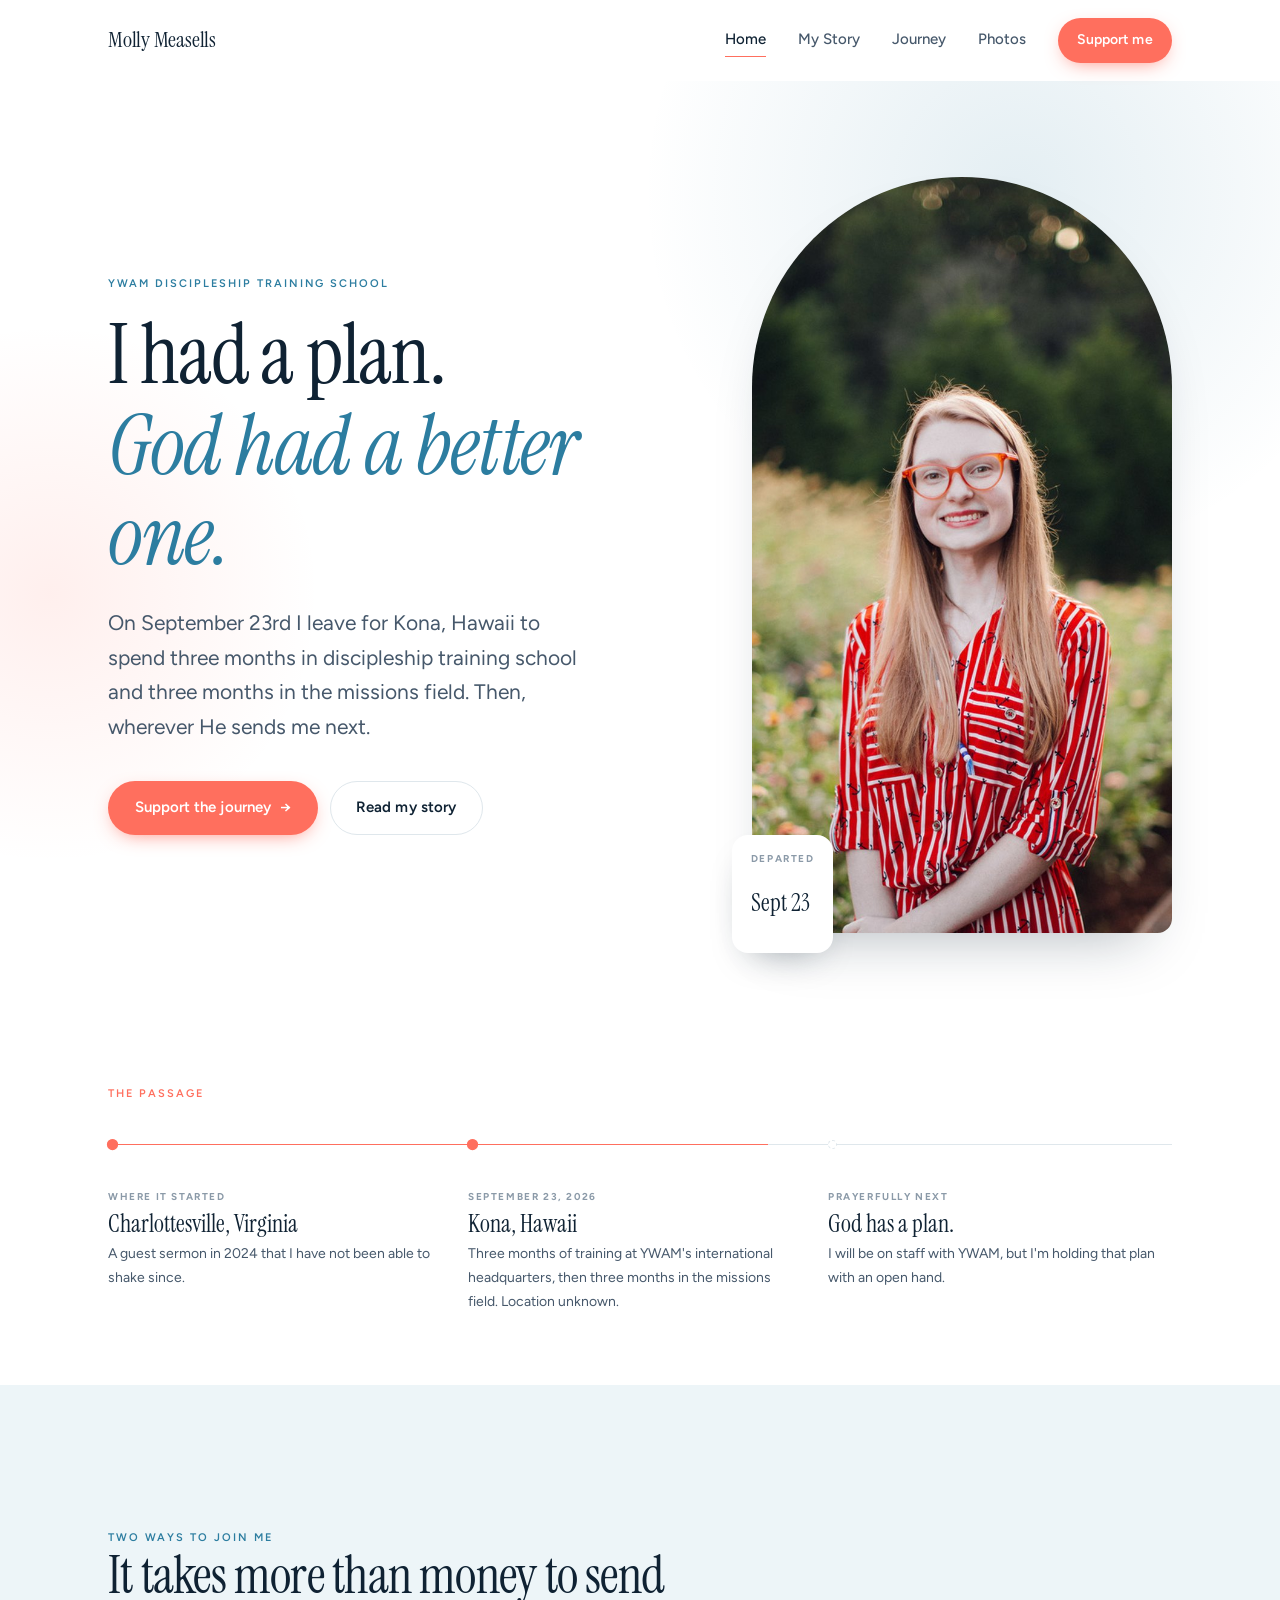
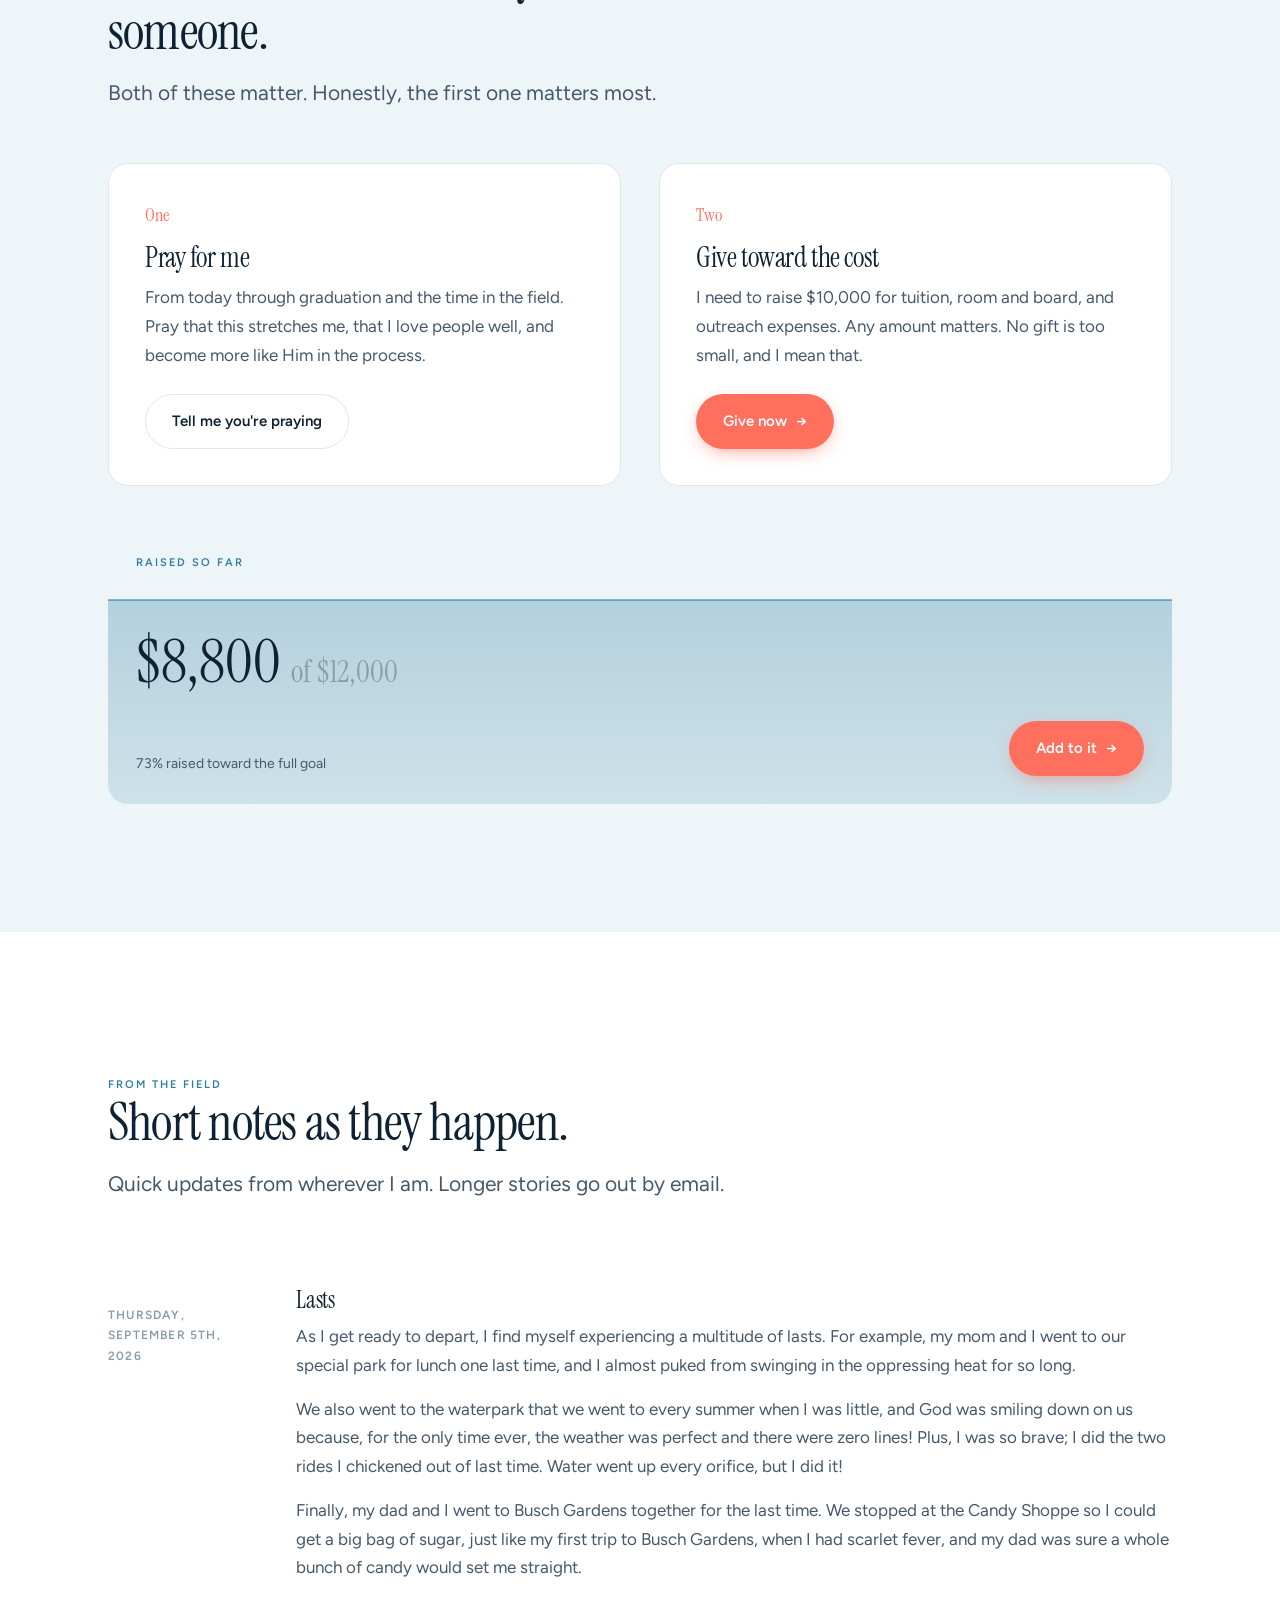
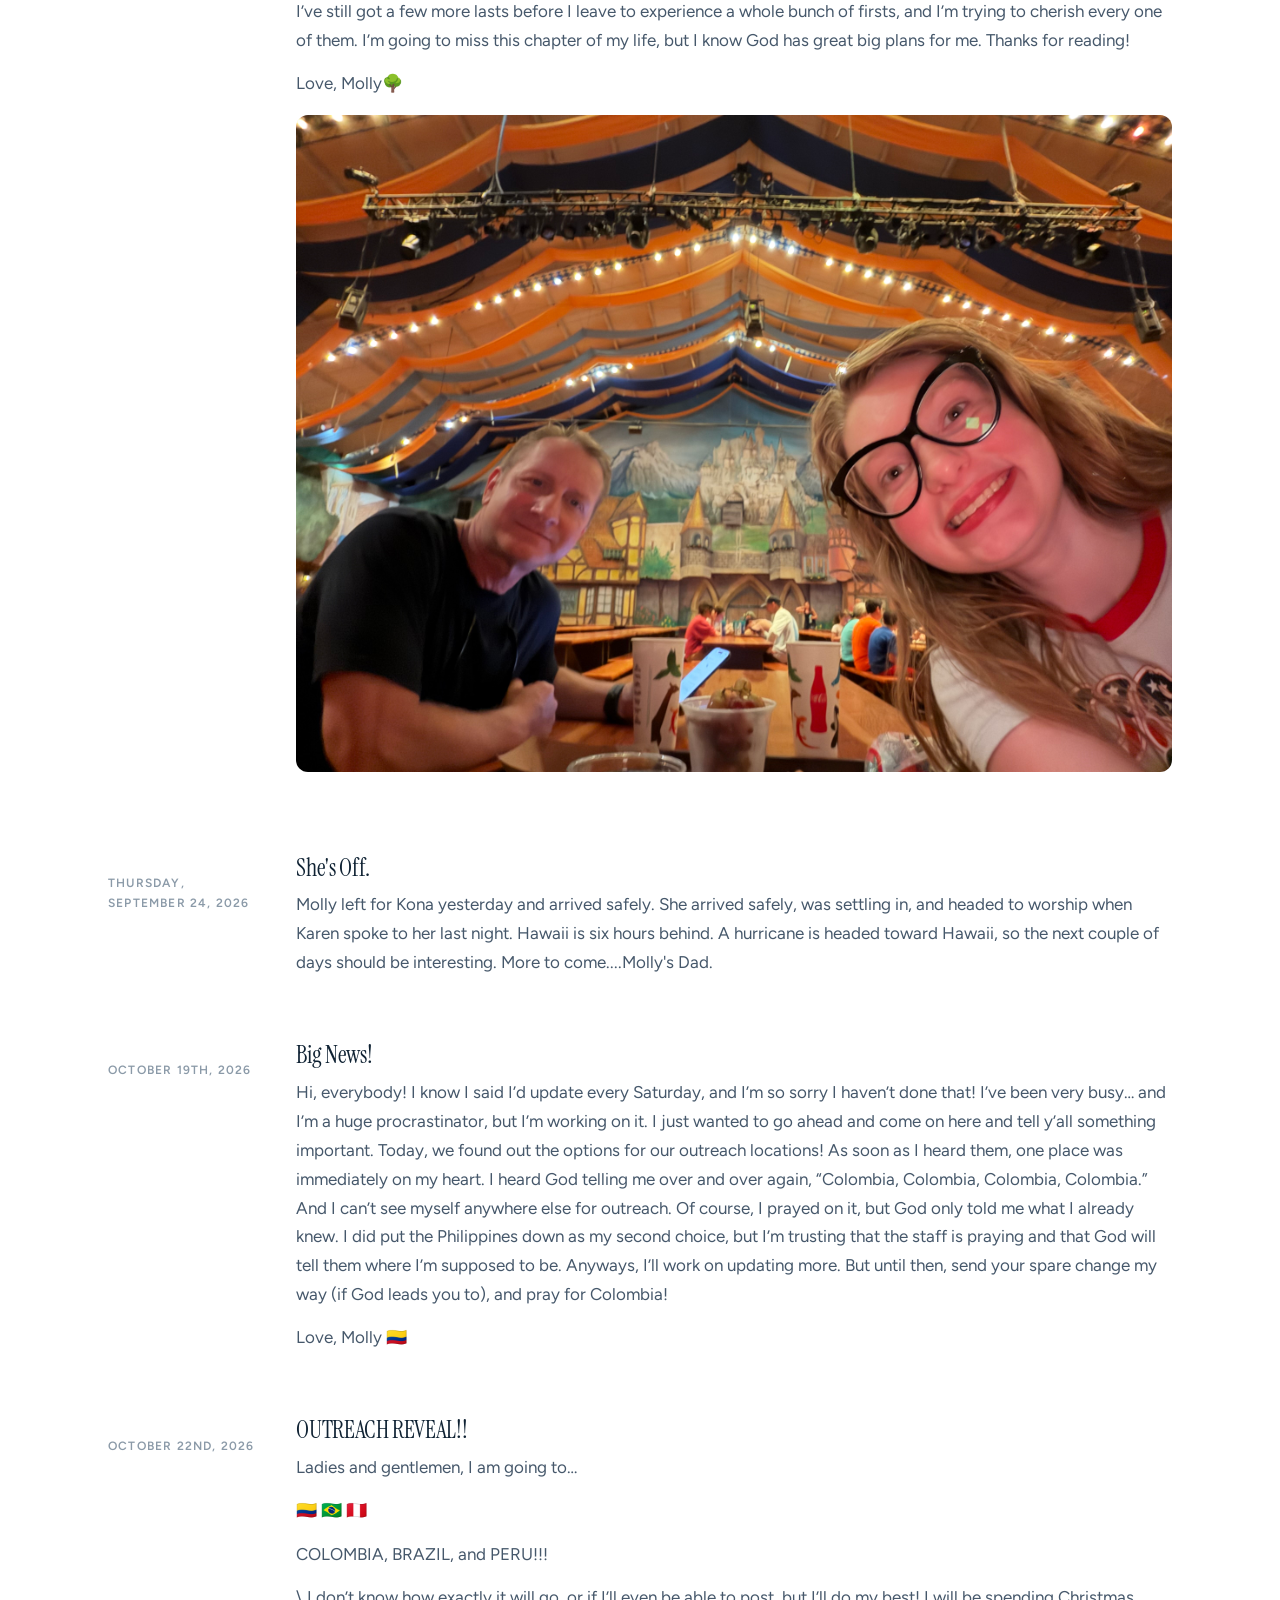
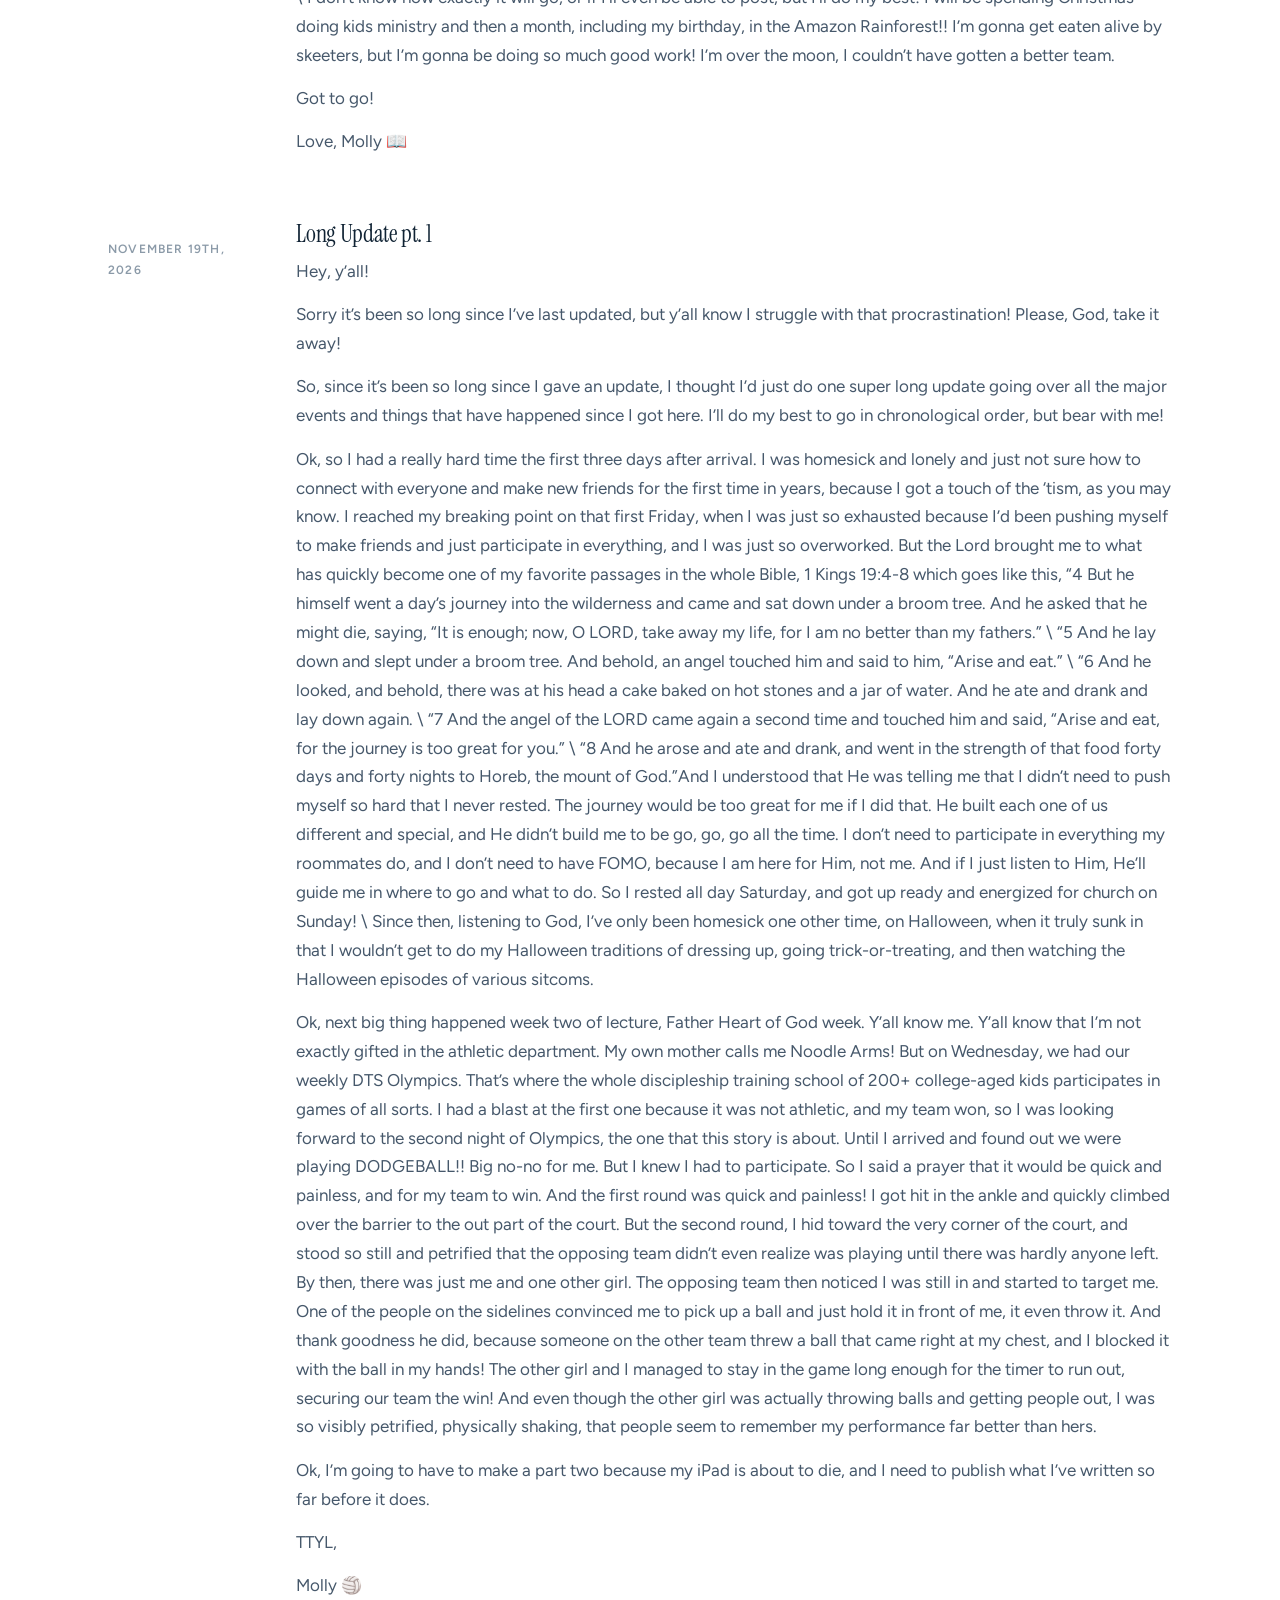
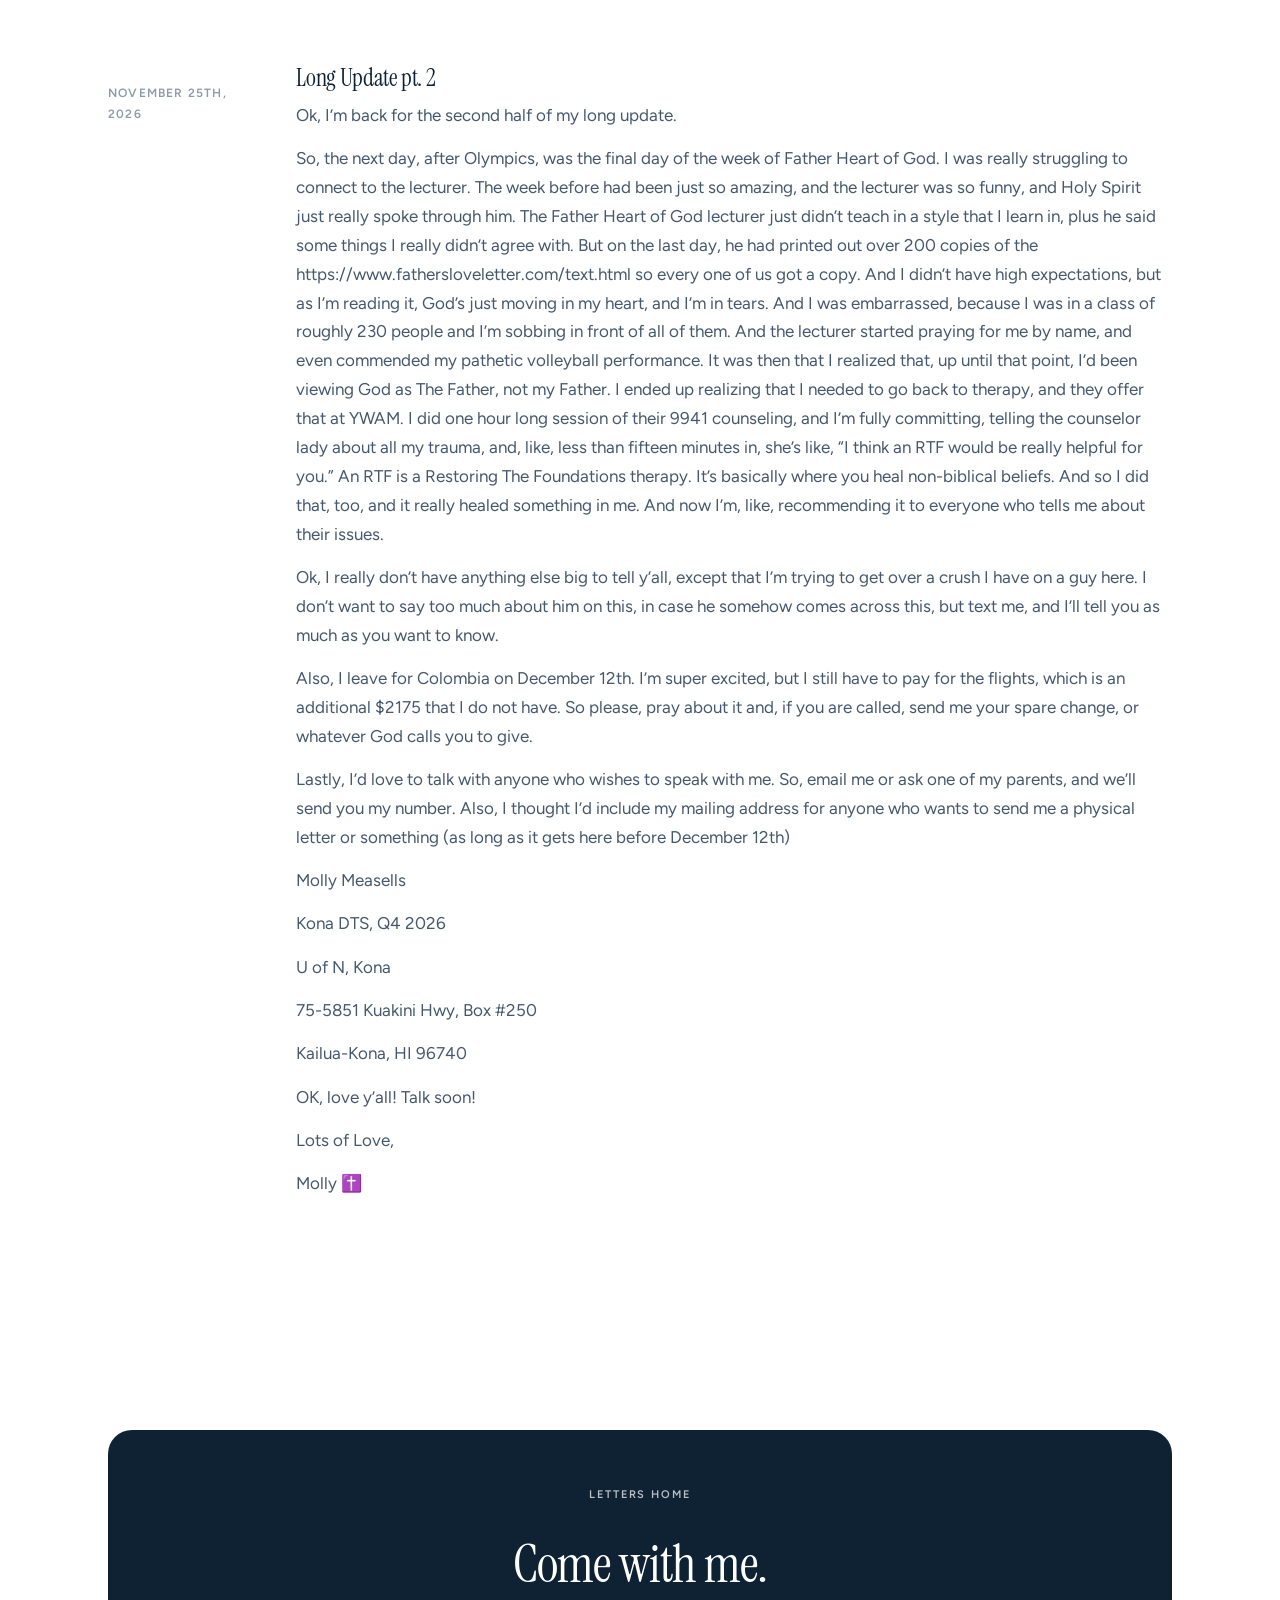
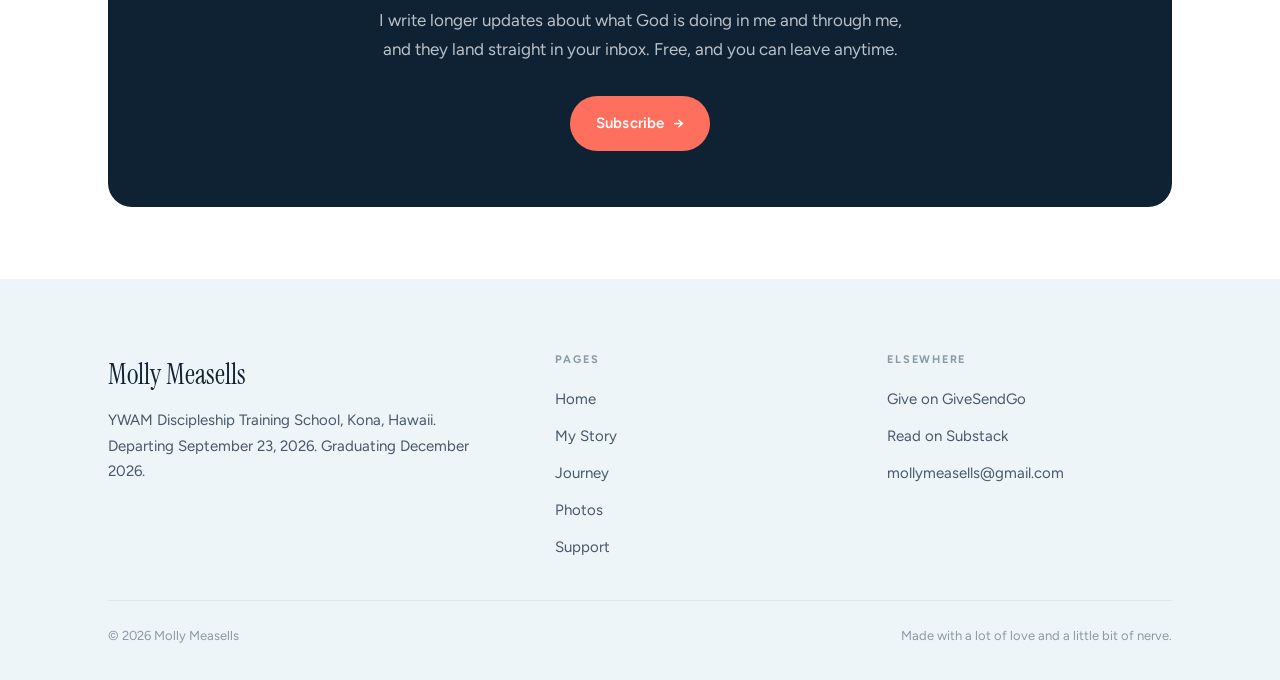
<file: index.html>
<!DOCTYPE html>
<html lang="en">
<head>
<meta charset="utf-8">
<meta name="viewport" content="width=device-width, initial-scale=1">
<title>Molly Measells | Send to the Mission Field</title>
<meta name="description" content="I had a plan. God had a better one. Follow Molly Measells as she heads to YWAM Discipleship Training School in Kona, Hawaii.">
<meta property="og:title" content="Molly Measells | Send to the Mission Field">
<meta property="og:description" content="I had a plan. God had a better one.">
<meta property="og:image" content="/assets/img/molly.jpg">
<meta property="og:type" content="website">
<link rel="preconnect" href="https://fonts.googleapis.com">
<link rel="preconnect" href="https://fonts.gstatic.com" crossorigin>
<link href="https://fonts.googleapis.com/css2?family=Instrument+Serif:ital@0;1&family=Figtree:wght@400;500;600;700&display=swap" rel="stylesheet">
<script>document.documentElement.classList.add("js");</script>
<link rel="stylesheet" href="/assets/css/style.css">
</head>
<body>

<nav class="nav">
  <div class="nav__in">
    <a class="nav__mark" href="/">Molly Measells</a>
    <button class="nav__toggle" aria-label="Menu" aria-expanded="false">
      <svg width="22" height="22" viewBox="0 0 24 24" fill="none" stroke="currentColor" stroke-width="1.6" stroke-linecap="round"><path d="M3 6h18M3 12h18M3 18h18"/></svg>
    </button>
    <div class="nav__links">
      <a class="nav__link" href="/" aria-current="page">Home</a>
      <a class="nav__link" href="/story.html">My Story</a>
      <a class="nav__link" href="/journey.html">Journey</a>
      <a class="nav__link" href="/photos.html">Photos</a>
      <a class="btn btn--coral btn--sm" data-give href="https://www.givesendgo.com/molly-measells-is-headed-to-the-mission-?utm_source=share">Support me</a>
    </div>
  </div>
</nav>

<header class="hero">
  <div class="hero__glow"></div>
  <div class="hero__glow hero__glow--2"></div>
  <div class="wrap">
    <div class="hero__grid">
      <div>
        <p class="eyebrow">YWAM Discipleship Training School</p>
        <h1 class="hero__title">I had a plan.<em>God had a better one.</em></h1>
        <p class="lede hero__lede">
          On September 23rd I leave for Kona, Hawaii to spend three months in
          discipleship training school and three months in the missions field.
          Then, wherever He sends me next.
        </p>
        <div class="hero__cta">
          <a class="btn btn--coral" data-give href="https://www.givesendgo.com/molly-measells-is-headed-to-the-mission-?utm_source=share">
            Support the journey <span class="btn__arrow">&rarr;</span>
          </a>
          <a class="btn btn--ghost" href="/story.html">Read my story</a>
        </div>
      </div>
      <div class="hero__frame">
        <img class="hero__photo" src="/assets/img/molly.jpg" alt="Molly Measells" width="572" height="756">
        <div class="hero__badge">
          <p class="hero__badge-k">Departed</p>
          <p class="hero__badge-v">Sept 23</p>
        </div>
      </div>
    </div>
  </div>
</header>

<section class="band band--tight">
  <div class="wrap passage">
    <p class="eyebrow eyebrow--coral rise">The passage</p>
    <div class="passage__rail rise">
      <div class="passage__line"></div>
      <div class="passage__fill"></div>
      <div class="passage__stops">
        <div class="passage__stop">
          <span class="passage__dot"></span>
          <p class="passage__k">Where it started</p>
          <p class="passage__place">Charlottesville, Virginia</p>
          <p class="passage__note">A guest sermon in 2024 that I have not been able to shake since.</p>
        </div>
        <div class="passage__stop">
          <span class="passage__dot"></span>
          <p class="passage__k">September 23, 2026</p>
          <p class="passage__place">Kona, Hawaii</p>
          <p class="passage__note">Three months of training at YWAM's international headquarters, then three months in the missions field. Location unknown.</p>
        </div>
        <div class="passage__stop">
          <span class="passage__dot"></span>
          <p class="passage__k">Prayerfully next</p>
          <p class="passage__place">God has a plan.</p>
          <p class="passage__note">I will be on staff with YWAM, but I'm holding that plan with an open hand.</p>
        </div>
      </div>
    </div>
  </div>
</section>

<section class="band band--foam">
  <div class="wrap">
    <div class="head rise">
      <p class="eyebrow">Two ways to join me</p>
      <h2>It takes more than money to send someone.</h2>
      <p class="lede">Both of these matter. Honestly, the first one matters most.</p>
    </div>
    <div class="ways">
      <div class="way rise">
        <span class="way__n">One</span>
        <h3>Pray for me</h3>
        <p>
          From today through graduation and the time in the field. Pray that this
          stretches me, that I love people well, and become more like Him in the
          process.
        </p>
        <a class="btn btn--ghost" data-email href="mailto:hello@mollymeasells.com?subject=I'm praying for you">
          Tell me you're praying
        </a>
      </div>
      <div class="way rise">
        <span class="way__n">Two</span>
        <h3>Give toward the cost</h3>
        <p>
          I need to raise $10,000 for tuition, room and board, and outreach
          expenses. Any amount matters. No gift is too small, and I mean that.
        </p>
        <a class="btn btn--coral" data-give href="https://www.givesendgo.com/molly-measells-is-headed-to-the-mission-?utm_source=share">
          Give now <span class="btn__arrow">&rarr;</span>
        </a>
      </div>
    </div>

    <div class="tide rise" style="margin-top: clamp(1.5rem, 4vw, 2.5rem);">
      <div class="tide__water"></div>
      <div class="tide__in">
        <div>
          <p class="eyebrow" style="margin-bottom:.5rem;">Raised so far</p>
          <p class="tide__num" data-tide-raised>$0 <span>of $10,000</span></p>
          <p class="tide__meta" data-tide-meta>Every gift moves this line.</p>
        </div>
        <a class="btn btn--coral" data-give href="https://www.givesendgo.com/molly-measells-is-headed-to-the-mission-?utm_source=share">
          Add to it <span class="btn__arrow">&rarr;</span>
        </a>
      </div>
    </div>
  </div>
</section>

<section class="band">
  <div class="wrap">
    <div class="head rise">
      <p class="eyebrow">From the field</p>
      <h2>Short notes as they happen.</h2>
      <p class="lede">Quick updates from wherever I am. Longer stories go out by email.</p>
    </div>
    <div data-notes>
      <div class="empty rise">
        <h3>Nothing posted yet</h3>
        <p>New notes go up here as they happen. Subscribe below so you do not miss the first one.</p>
      </div>
    </div>
  </div>
</section>

<section class="band band--tight">
  <div class="wrap">
    <div class="sub rise">
      <p class="eyebrow eyebrow--coral">Letters home</p>
      <h2>Come with me.</h2>
      <p>
        I write longer updates about what God is doing in me and through me,
        and they land straight in your inbox. Free, and you can leave anytime.
      </p>
      <a class="btn btn--coral" data-substack href="#" target="_blank" rel="noopener">
        Subscribe <span class="btn__arrow">&rarr;</span>
      </a>
    </div>
  </div>
</section>

<footer class="foot">
  <div class="wrap">
    <div class="foot__grid">
      <div>
        <p class="foot__mark">Molly Measells</p>
        <p class="foot__blurb">
          YWAM Discipleship Training School, Kona, Hawaii.
          Departing September 23, 2026. Graduating December 2026.
        </p>
      </div>
      <div>
        <p class="foot__h">Pages</p>
        <ul class="foot__list">
          <li><a href="/">Home</a></li>
          <li><a href="/story.html">My Story</a></li>
          <li><a href="/journey.html">Journey</a></li>
          <li><a href="/photos.html">Photos</a></li>
          <li><a href="/support.html">Support</a></li>
        </ul>
      </div>
      <div>
        <p class="foot__h">Elsewhere</p>
        <ul class="foot__list">
          <li><a data-give href="https://www.givesendgo.com/molly-measells-is-headed-to-the-mission-?utm_source=share">Give on GiveSendGo</a></li>
          <li><a data-substack href="#" target="_blank" rel="noopener">Read on Substack</a></li>
          <li><a data-email="text" href="mailto:hello@mollymeasells.com">hello@mollymeasells.com</a></li>
        </ul>
      </div>
    </div>
    <div class="foot__bar">
      <span>&copy; <span data-year>2026</span> Molly Measells</span>
      <span>Made with a lot of love and a little bit of nerve.</span>
    </div>
  </div>
</footer>

<script src="https://identity.netlify.com/v1/netlify-identity-widget.js"></script>
<script src="/assets/js/main.js"></script>
</body>
</html>
</file>
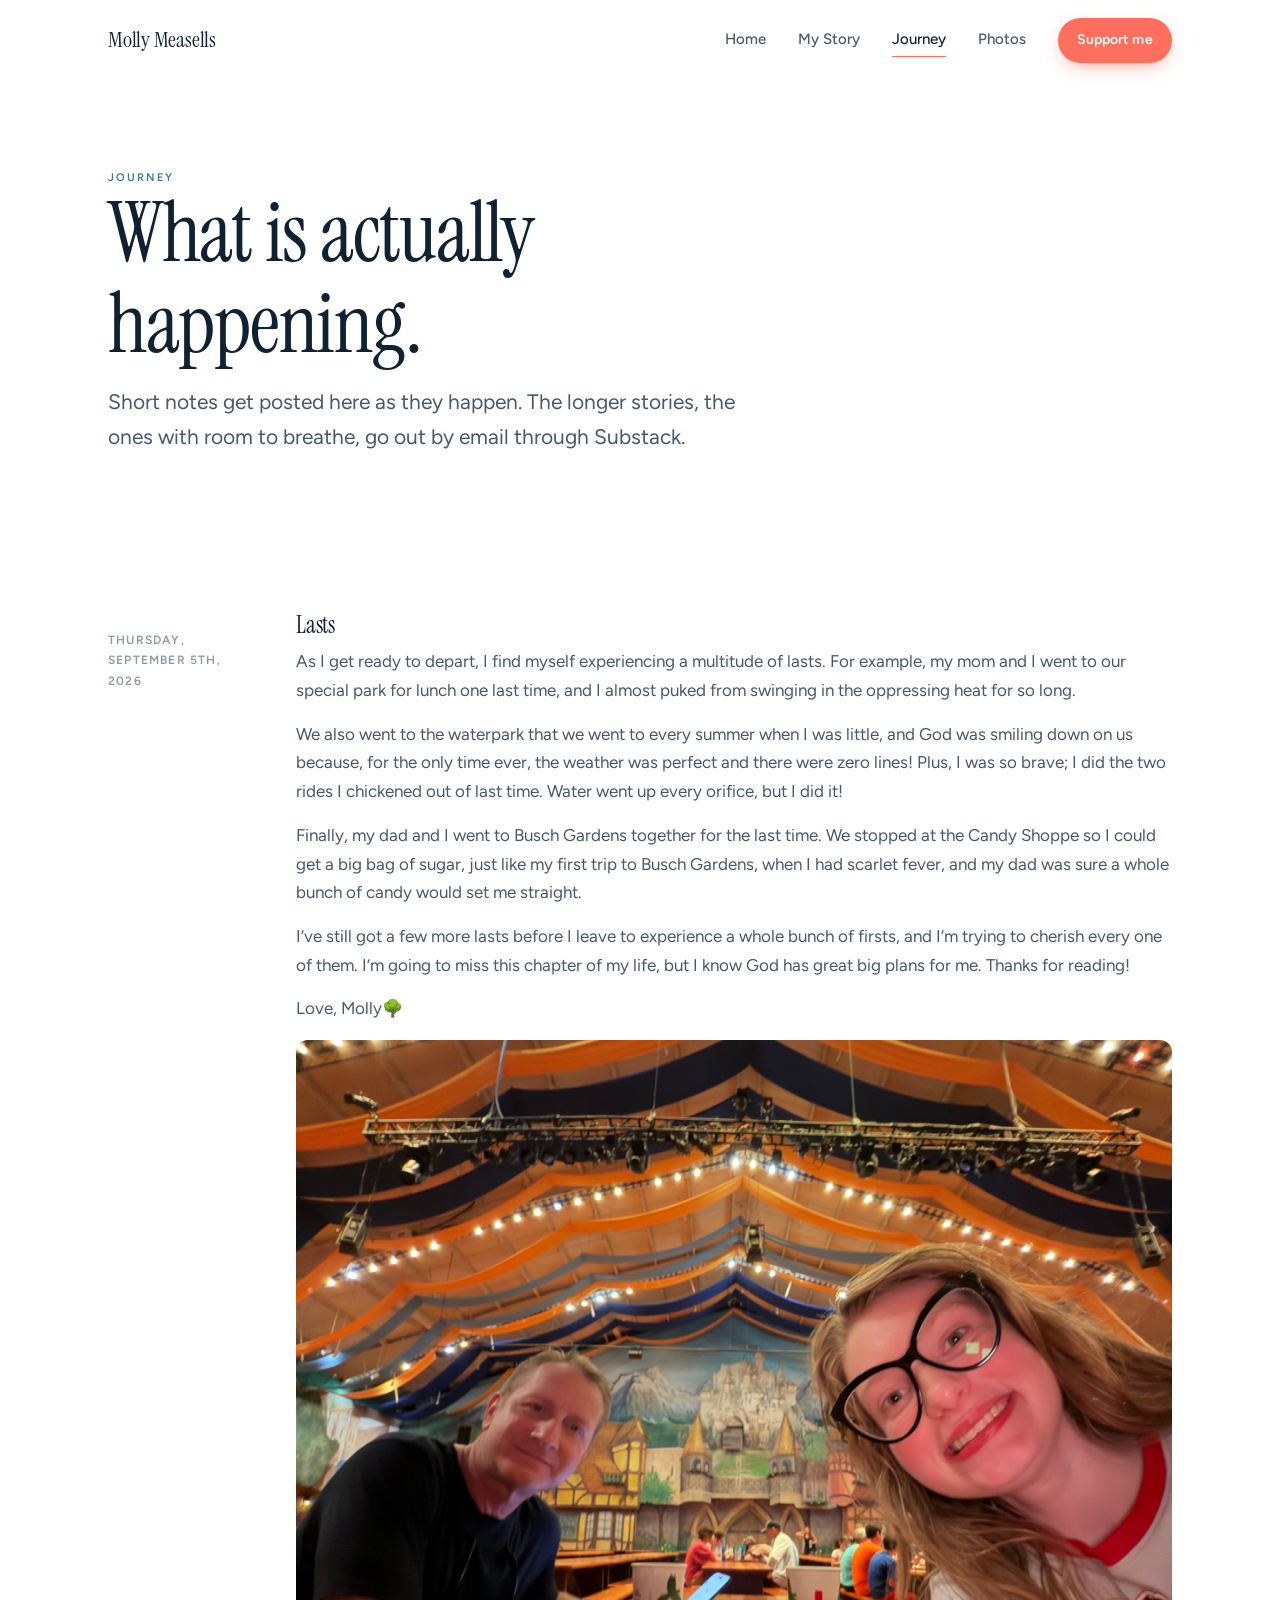
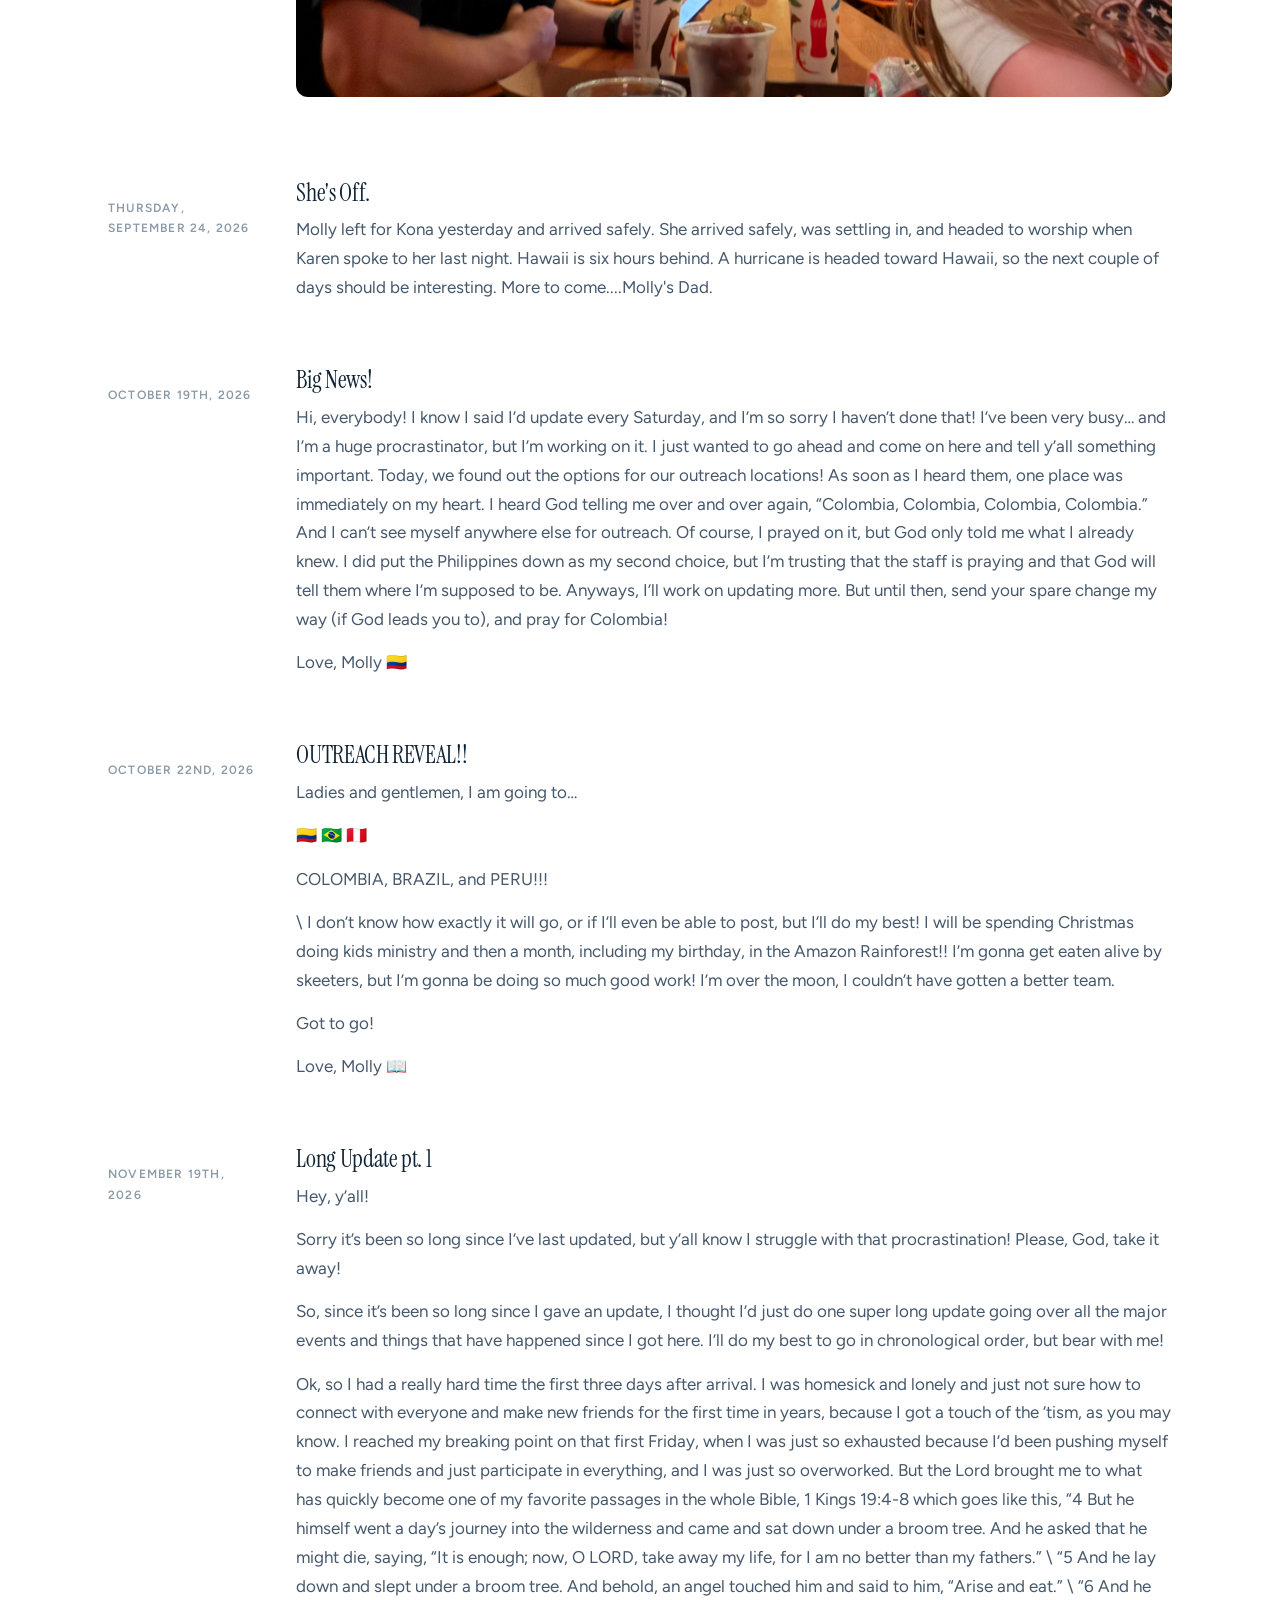
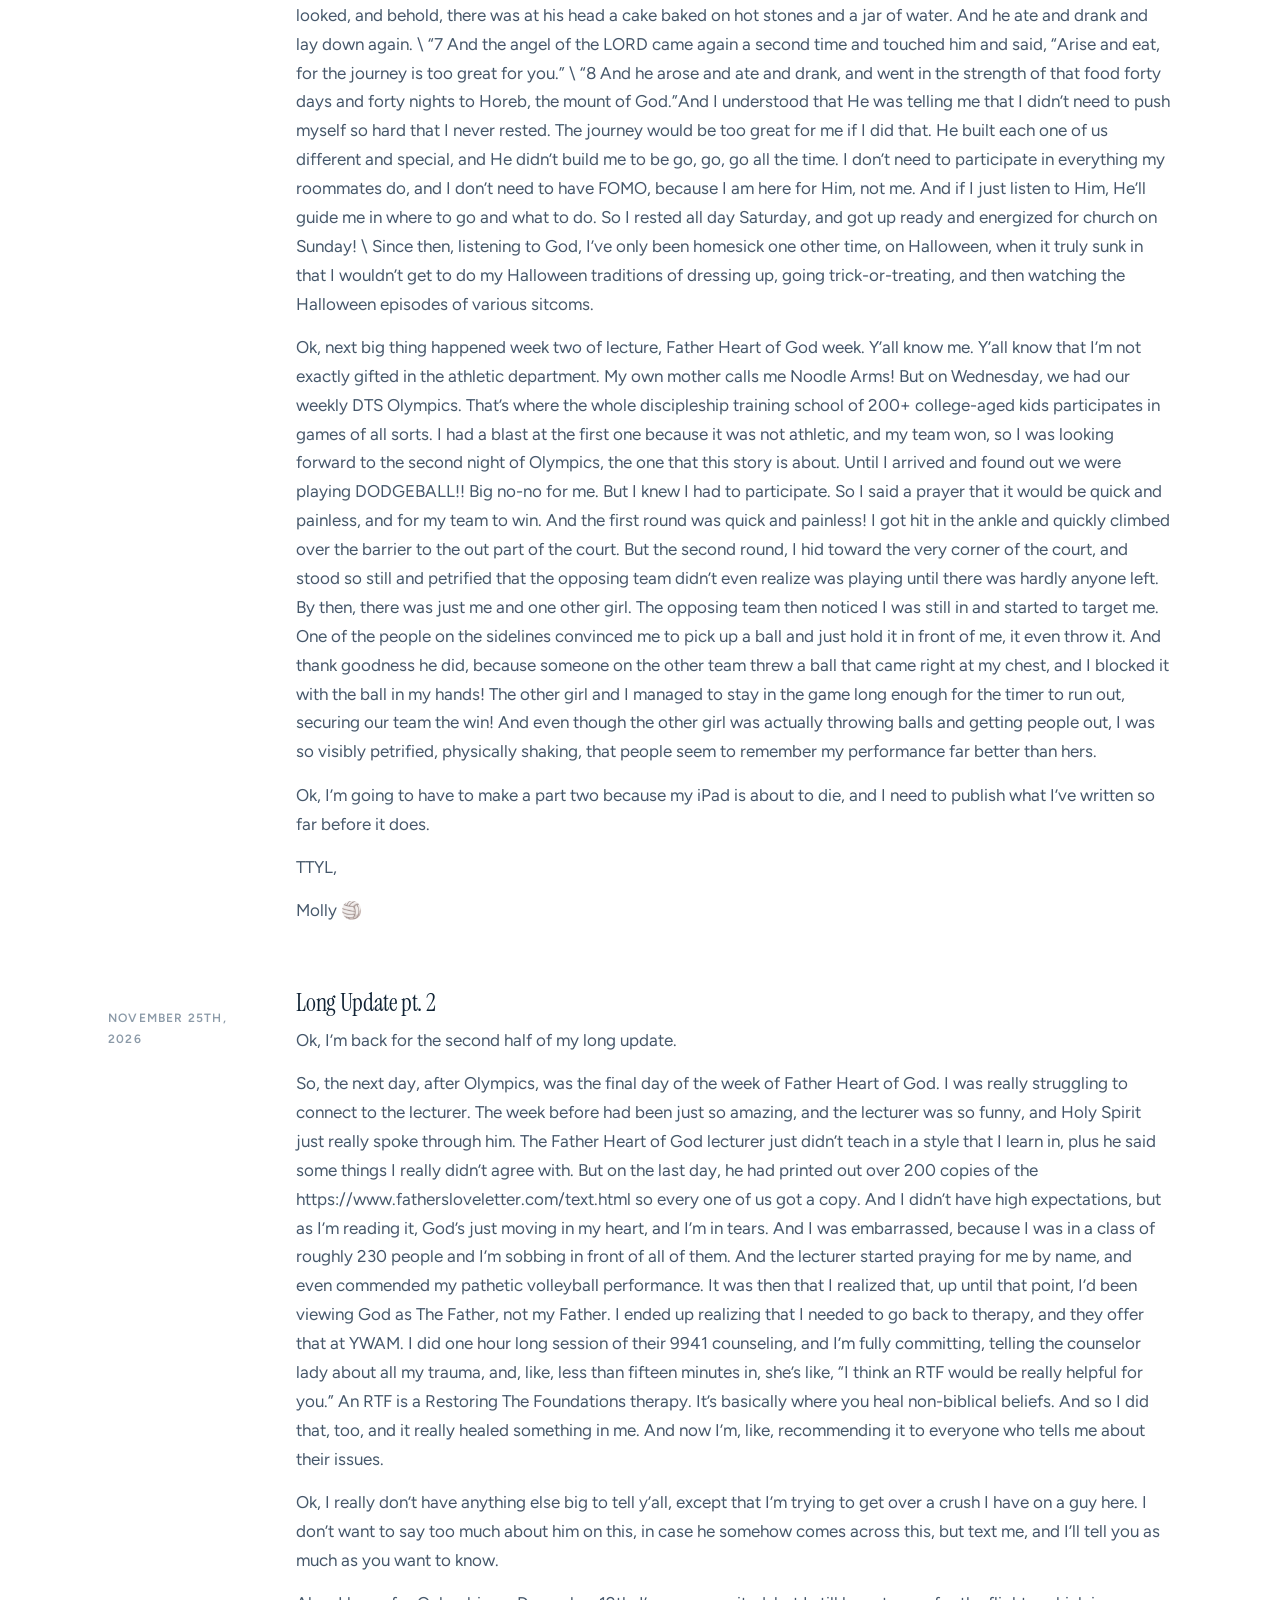
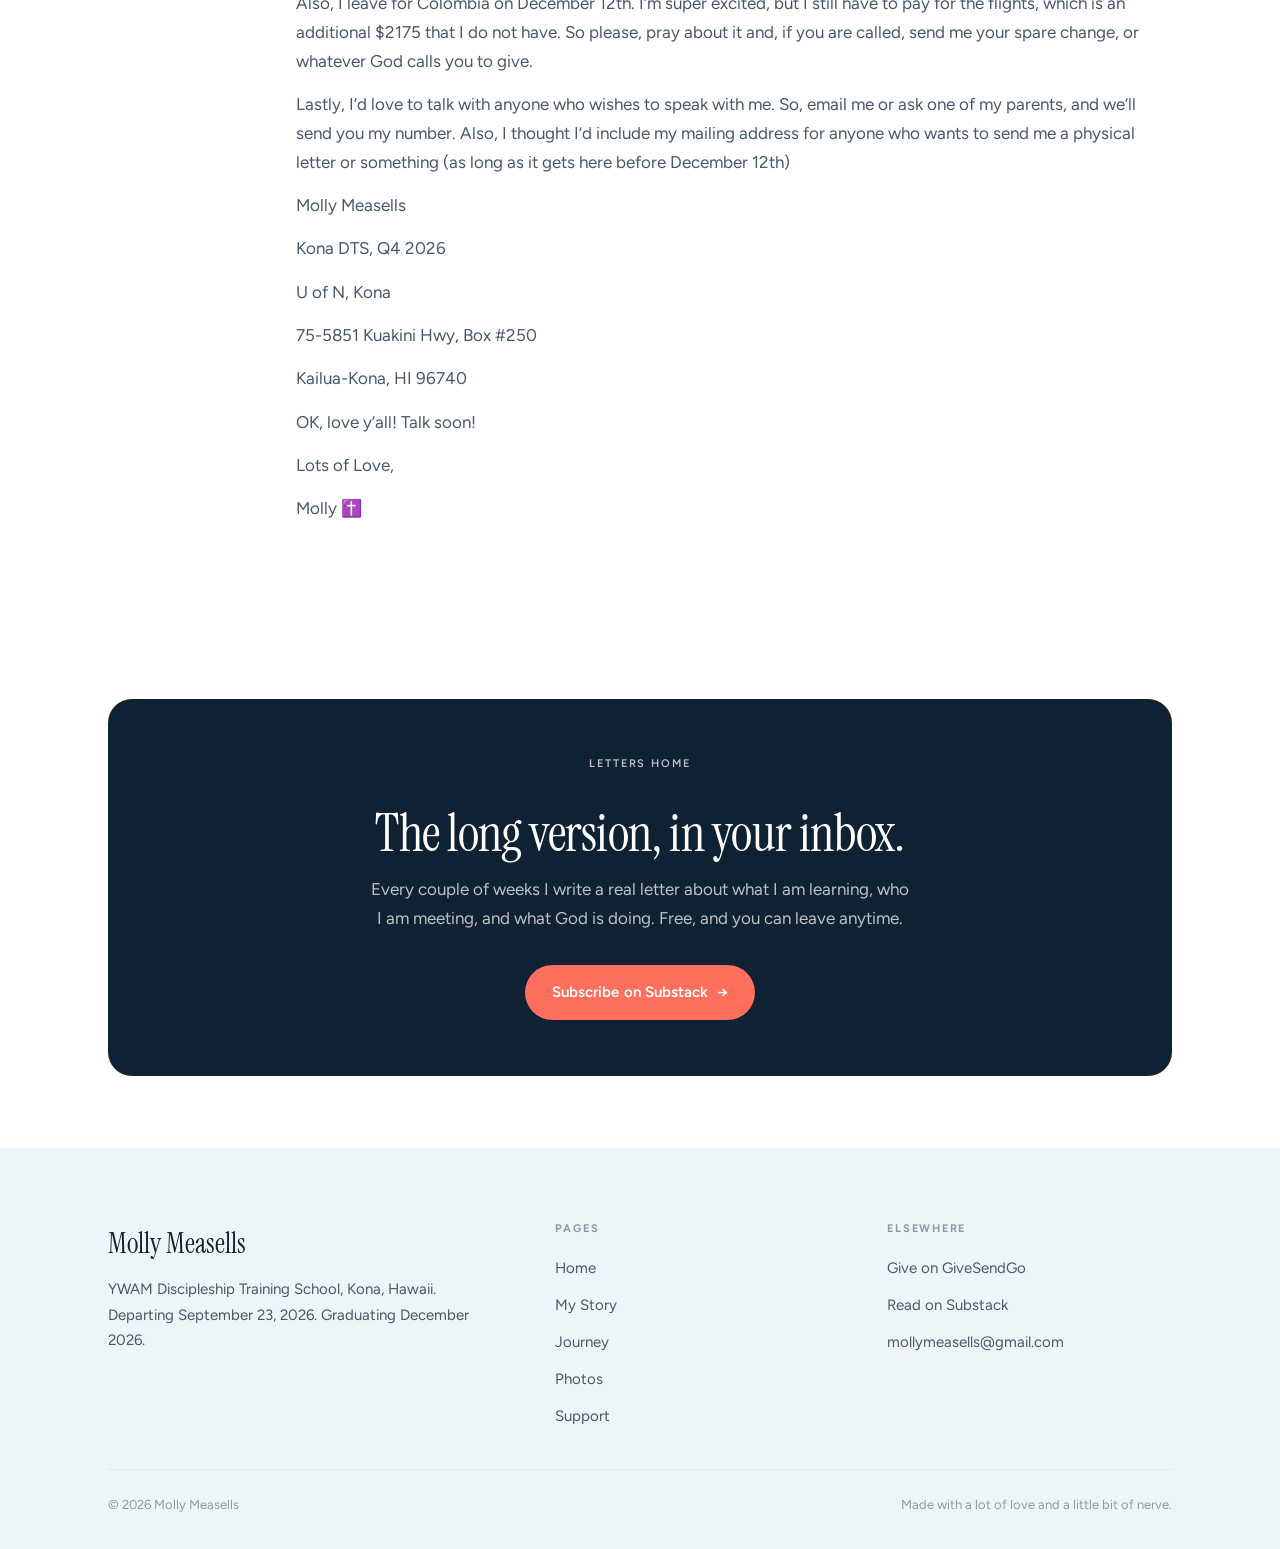
<file: journey.html>
<!DOCTYPE html>
<html lang="en">
<head>
<meta charset="utf-8">
<meta name="viewport" content="width=device-width, initial-scale=1">
<title>Journey — Molly Measells</title>
<meta name="description" content="Field notes and letters home from Molly Measells at YWAM Kona.">
<meta property="og:title" content="Journey — Molly Measells">
<meta property="og:image" content="/assets/img/molly.jpg">
<link rel="preconnect" href="https://fonts.googleapis.com">
<link rel="preconnect" href="https://fonts.gstatic.com" crossorigin>
<link href="https://fonts.googleapis.com/css2?family=Instrument+Serif:ital@0;1&family=Figtree:wght@400;500;600;700&display=swap" rel="stylesheet">
<script>document.documentElement.classList.add("js");</script>
<link rel="stylesheet" href="/assets/css/style.css">
</head>
<body>

<nav class="nav">
  <div class="nav__in">
    <a class="nav__mark" href="/">Molly Measells</a>
    <button class="nav__toggle" aria-label="Menu" aria-expanded="false">
      <svg width="22" height="22" viewBox="0 0 24 24" fill="none" stroke="currentColor" stroke-width="1.6" stroke-linecap="round"><path d="M3 6h18M3 12h18M3 18h18"/></svg>
    </button>
    <div class="nav__links">
      <a class="nav__link" href="/">Home</a>
      <a class="nav__link" href="/story.html">My Story</a>
      <a class="nav__link" href="/journey.html" aria-current="page">Journey</a>
      <a class="nav__link" href="/photos.html">Photos</a>
      <a class="btn btn--coral btn--sm" data-give href="https://www.givesendgo.com/molly-measells-is-headed-to-the-mission-?utm_source=share">Support me</a>
    </div>
  </div>
</nav>

<header class="band band--tight">
  <div class="wrap">
    <div class="head rise">
      <p class="eyebrow">Journey</p>
      <h1>What is actually happening.</h1>
      <p class="lede">
        Short notes get posted here as they happen. The longer stories, the ones with
        room to breathe, go out by email through Substack.
      </p>
    </div>
  </div>
</header>

<section class="band band--tight" style="padding-top:0;">
  <div class="wrap">
    <div data-notes>
      <div class="empty rise">
        <h3>Nothing posted yet</h3>
        <p>
          New notes go up here as they happen.
          Subscribe below so you do not miss the first one.
        </p>
      </div>
    </div>
  </div>
</section>

<section class="band band--tight">
  <div class="wrap">
    <div class="sub rise">
      <p class="eyebrow eyebrow--coral">Letters home</p>
      <h2>The long version, in your inbox.</h2>
      <p>
        Every couple of weeks I write a real letter about what I am learning, who I am
        meeting, and what God is doing. Free, and you can leave anytime.
      </p>
      <a class="btn btn--coral" data-substack href="#" target="_blank" rel="noopener">
        Subscribe on Substack <span class="btn__arrow">&rarr;</span>
      </a>
    </div>
  </div>
</section>

<footer class="foot">
  <div class="wrap">
    <div class="foot__grid">
      <div>
        <p class="foot__mark">Molly Measells</p>
        <p class="foot__blurb">
          YWAM Discipleship Training School, Kona, Hawaii.
          Departing September 23, 2026. Graduating December 2026.
        </p>
      </div>
      <div>
        <p class="foot__h">Pages</p>
        <ul class="foot__list">
          <li><a href="/">Home</a></li>
          <li><a href="/story.html">My Story</a></li>
          <li><a href="/journey.html">Journey</a></li>
          <li><a href="/photos.html">Photos</a></li>
          <li><a href="/support.html">Support</a></li>
        </ul>
      </div>
      <div>
        <p class="foot__h">Elsewhere</p>
        <ul class="foot__list">
          <li><a data-give href="https://www.givesendgo.com/molly-measells-is-headed-to-the-mission-?utm_source=share">Give on GiveSendGo</a></li>
          <li><a data-substack href="#" target="_blank" rel="noopener">Read on Substack</a></li>
          <li><a data-email="text" href="mailto:hello@mollymeasells.com">hello@mollymeasells.com</a></li>
        </ul>
      </div>
    </div>
    <div class="foot__bar">
      <span>&copy; <span data-year>2026</span> Molly Measells</span>
      <span>Made with a lot of love and a little bit of nerve.</span>
    </div>
  </div>
</footer>

<script src="https://identity.netlify.com/v1/netlify-identity-widget.js"></script>
<script src="/assets/js/main.js"></script>
</body>
</html>
</file>
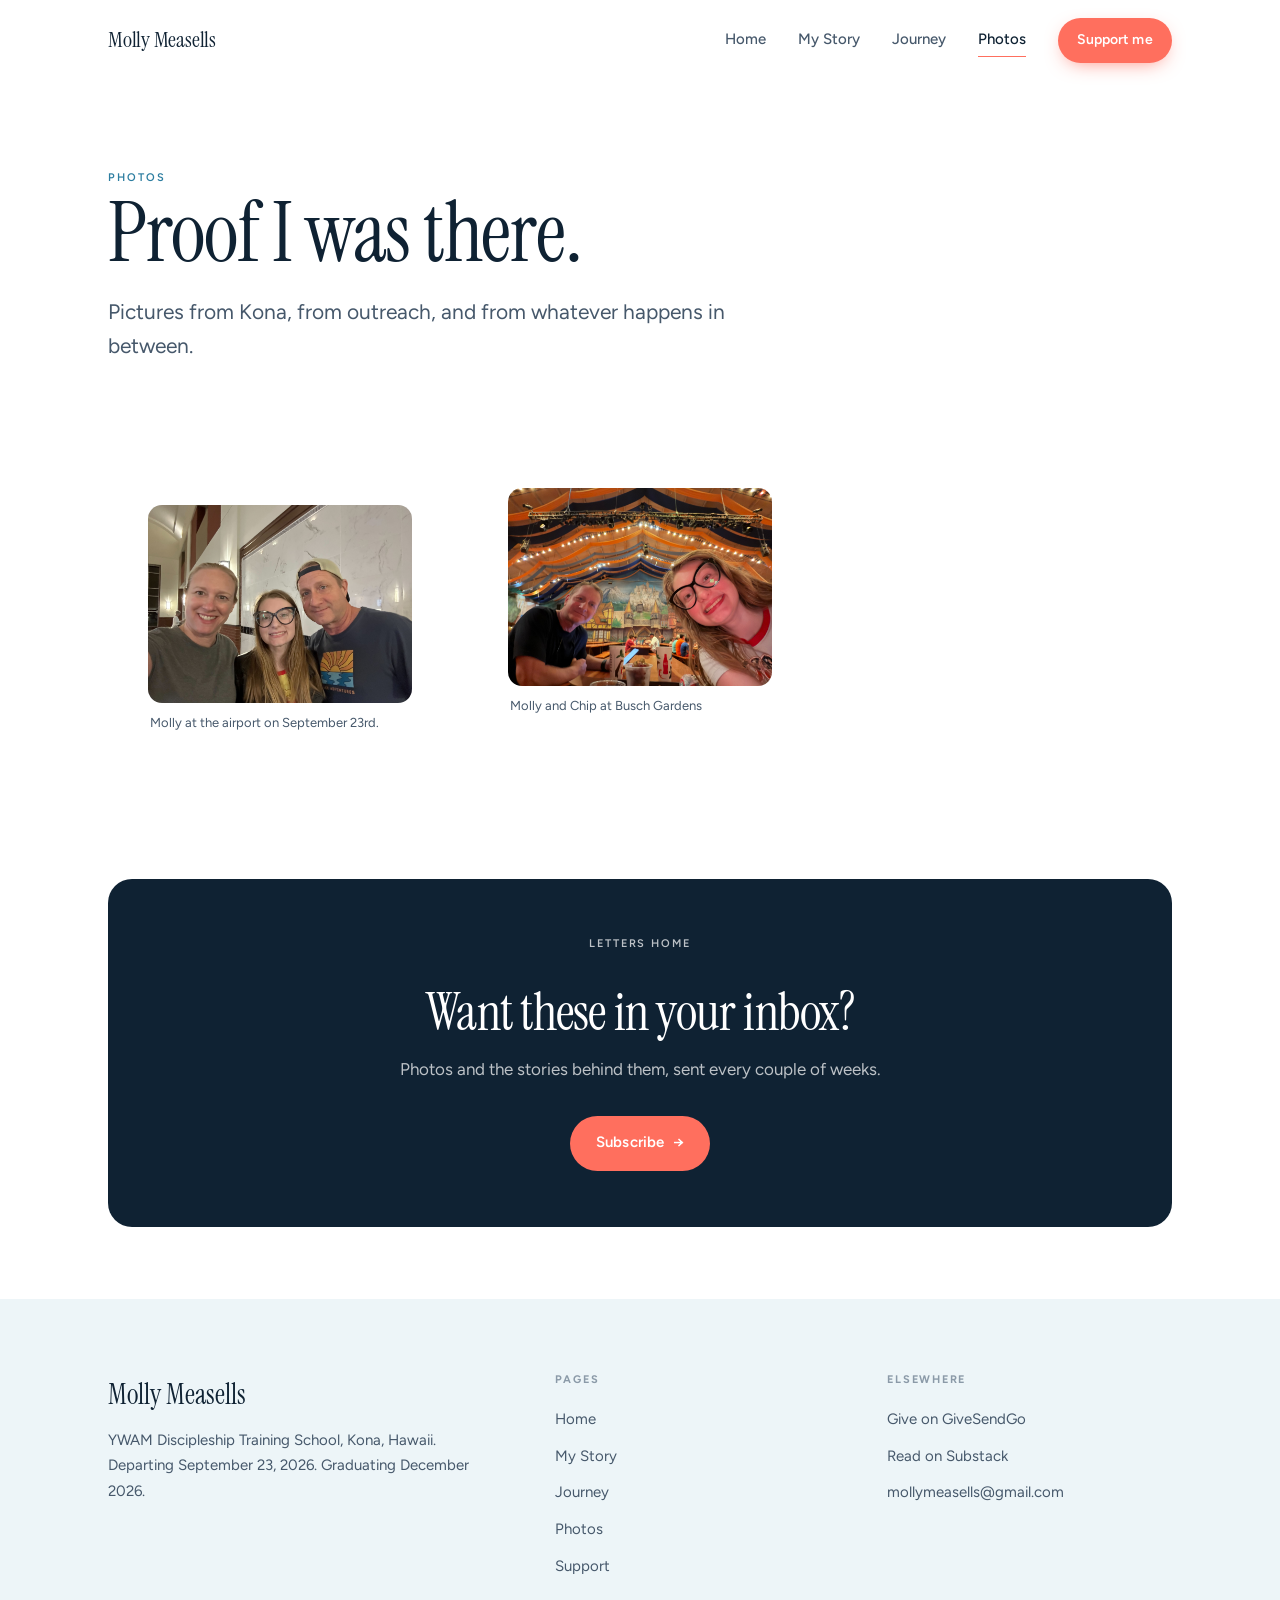
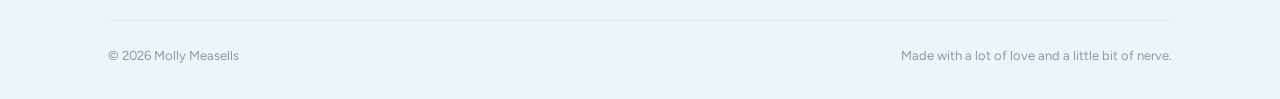
<file: photos.html>
<!DOCTYPE html>
<html lang="en">
<head>
<meta charset="utf-8">
<meta name="viewport" content="width=device-width, initial-scale=1">
<title>Photos — Molly Measells</title>
<meta name="description" content="Photos from Molly Measells' journey with YWAM.">
<meta property="og:title" content="Photos — Molly Measells">
<meta property="og:image" content="/assets/img/molly.jpg">
<link rel="preconnect" href="https://fonts.googleapis.com">
<link rel="preconnect" href="https://fonts.gstatic.com" crossorigin>
<link href="https://fonts.googleapis.com/css2?family=Instrument+Serif:ital@0;1&family=Figtree:wght@400;500;600;700&display=swap" rel="stylesheet">
<script>document.documentElement.classList.add("js");</script>
<link rel="stylesheet" href="/assets/css/style.css">
</head>
<body>

<nav class="nav">
  <div class="nav__in">
    <a class="nav__mark" href="/">Molly Measells</a>
    <button class="nav__toggle" aria-label="Menu" aria-expanded="false">
      <svg width="22" height="22" viewBox="0 0 24 24" fill="none" stroke="currentColor" stroke-width="1.6" stroke-linecap="round"><path d="M3 6h18M3 12h18M3 18h18"/></svg>
    </button>
    <div class="nav__links">
      <a class="nav__link" href="/">Home</a>
      <a class="nav__link" href="/story.html">My Story</a>
      <a class="nav__link" href="/journey.html">Journey</a>
      <a class="nav__link" href="/photos.html" aria-current="page">Photos</a>
      <a class="btn btn--coral btn--sm" data-give href="https://www.givesendgo.com/molly-measells-is-headed-to-the-mission-?utm_source=share">Support me</a>
    </div>
  </div>
</nav>

<header class="band band--tight">
  <div class="wrap">
    <div class="head rise">
      <p class="eyebrow">Photos</p>
      <h1>Proof I was there.</h1>
      <p class="lede">Pictures from Kona, from outreach, and from whatever happens in between.</p>
    </div>
  </div>
</header>

<section class="band band--tight" style="padding-top:0;">
  <div class="wrap">
    <div data-gallery>
      <div class="empty rise">
        <h3>No photos yet</h3>
        <p>Photos go up here as they come in. Check back soon.</p>
      </div>
    </div>
  </div>
</section>

<section class="band band--tight">
  <div class="wrap">
    <div class="sub rise">
      <p class="eyebrow eyebrow--coral">Letters home</p>
      <h2>Want these in your inbox?</h2>
      <p>Photos and the stories behind them, sent every couple of weeks.</p>
      <a class="btn btn--coral" data-substack href="#" target="_blank" rel="noopener">
        Subscribe <span class="btn__arrow">&rarr;</span>
      </a>
    </div>
  </div>
</section>

<footer class="foot">
  <div class="wrap">
    <div class="foot__grid">
      <div>
        <p class="foot__mark">Molly Measells</p>
        <p class="foot__blurb">
          YWAM Discipleship Training School, Kona, Hawaii.
          Departing September 23, 2026. Graduating December 2026.
        </p>
      </div>
      <div>
        <p class="foot__h">Pages</p>
        <ul class="foot__list">
          <li><a href="/">Home</a></li>
          <li><a href="/story.html">My Story</a></li>
          <li><a href="/journey.html">Journey</a></li>
          <li><a href="/photos.html">Photos</a></li>
          <li><a href="/support.html">Support</a></li>
        </ul>
      </div>
      <div>
        <p class="foot__h">Elsewhere</p>
        <ul class="foot__list">
          <li><a data-give href="https://www.givesendgo.com/molly-measells-is-headed-to-the-mission-?utm_source=share">Give on GiveSendGo</a></li>
          <li><a data-substack href="#" target="_blank" rel="noopener">Read on Substack</a></li>
          <li><a data-email="text" href="mailto:hello@mollymeasells.com">hello@mollymeasells.com</a></li>
        </ul>
      </div>
    </div>
    <div class="foot__bar">
      <span>&copy; <span data-year>2026</span> Molly Measells</span>
      <span>Made with a lot of love and a little bit of nerve.</span>
    </div>
  </div>
</footer>

<script src="https://identity.netlify.com/v1/netlify-identity-widget.js"></script>
<script src="/assets/js/main.js"></script>
</body>
</html>
</file>
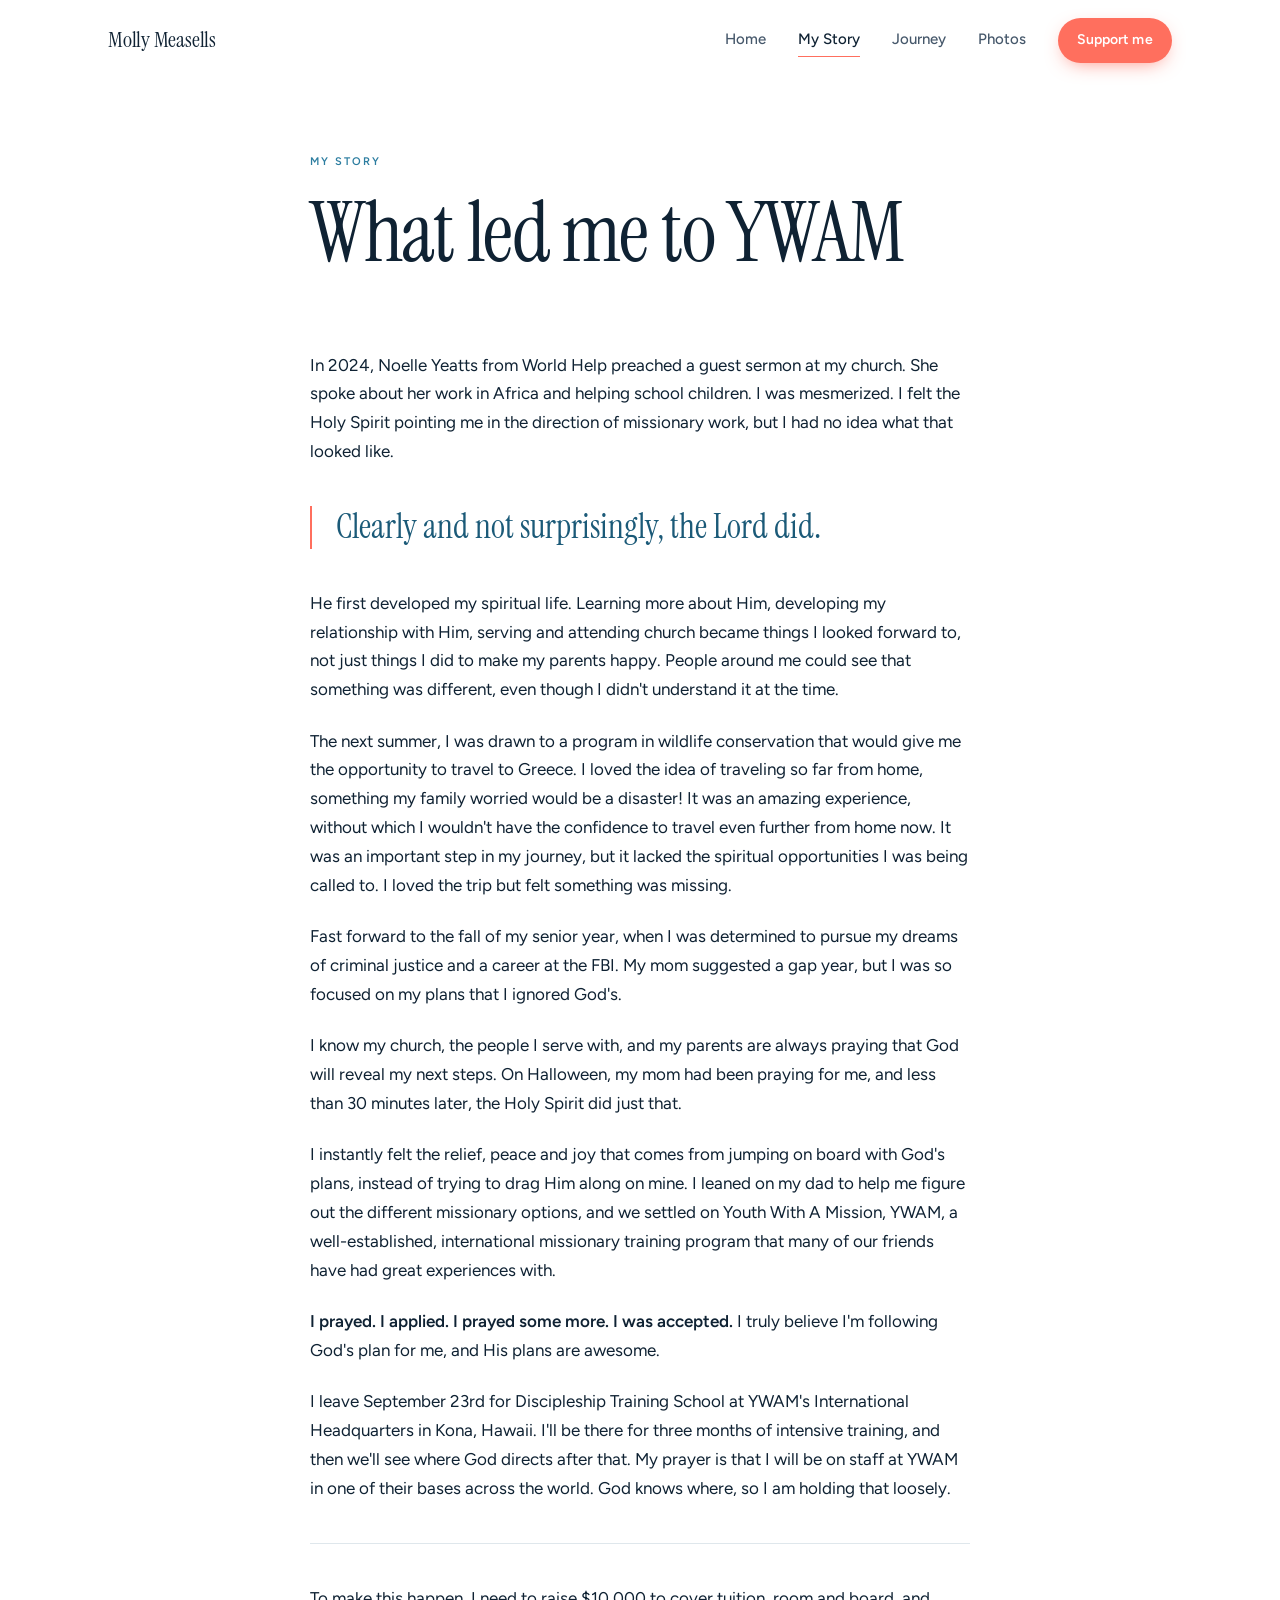
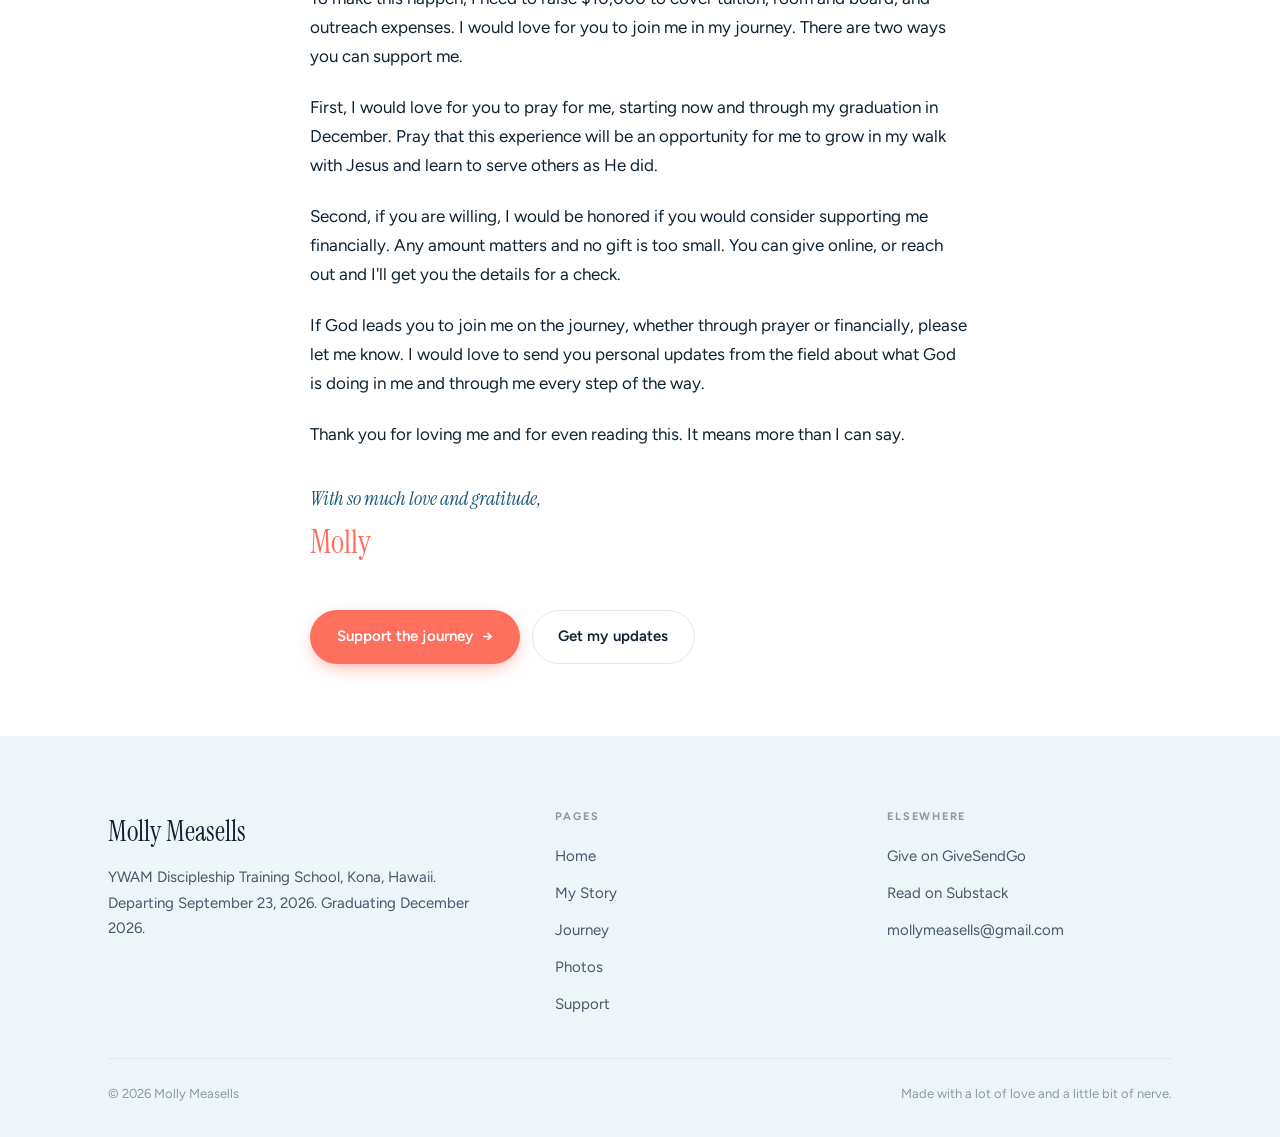
<file: story.html>
<!DOCTYPE html>
<html lang="en">
<head>
<meta charset="utf-8">
<meta name="viewport" content="width=device-width, initial-scale=1">
<title>My Story — Molly Measells</title>
<meta name="description" content="How God led Molly Measells from a plan of her own to YWAM Discipleship Training School in Kona, Hawaii.">
<meta property="og:title" content="My Story — Molly Measells">
<meta property="og:image" content="/assets/img/molly.jpg">
<link rel="preconnect" href="https://fonts.googleapis.com">
<link rel="preconnect" href="https://fonts.gstatic.com" crossorigin>
<link href="https://fonts.googleapis.com/css2?family=Instrument+Serif:ital@0;1&family=Figtree:wght@400;500;600;700&display=swap" rel="stylesheet">
<script>document.documentElement.classList.add("js");</script>
<link rel="stylesheet" href="/assets/css/style.css">
</head>
<body>

<nav class="nav">
  <div class="nav__in">
    <a class="nav__mark" href="/">Molly Measells</a>
    <button class="nav__toggle" aria-label="Menu" aria-expanded="false">
      <svg width="22" height="22" viewBox="0 0 24 24" fill="none" stroke="currentColor" stroke-width="1.6" stroke-linecap="round"><path d="M3 6h18M3 12h18M3 18h18"/></svg>
    </button>
    <div class="nav__links">
      <a class="nav__link" href="/">Home</a>
      <a class="nav__link" href="/story.html" aria-current="page">My Story</a>
      <a class="nav__link" href="/journey.html">Journey</a>
      <a class="nav__link" href="/photos.html">Photos</a>
      <a class="btn btn--coral btn--sm" data-give href="https://www.givesendgo.com/molly-measells-is-headed-to-the-mission-?utm_source=share">Support me</a>
    </div>
  </div>
</nav>

<header class="band band--tight">
  <div class="wrap wrap--read">
    <p class="eyebrow rise">My story</p>
    <h1 class="rise">What led me to YWAM</h1>
  </div>
</header>

<section class="band band--tight" style="padding-top:0;">
  <div class="wrap wrap--read">
    <div class="prose rise">

      <p>
        In 2024, Noelle Yeatts from World Help preached a guest sermon at my church.
        She spoke about her work in Africa and helping school children. I was
        mesmerized. I felt the Holy Spirit pointing me in the direction of missionary
        work, but I had no idea what that looked like.
      </p>

      <p class="pull">Clearly and not surprisingly, the Lord did.</p>

      <p>
        He first developed my spiritual life. Learning more about Him, developing my
        relationship with Him, serving and attending church became things I looked
        forward to, not just things I did to make my parents happy. People around me
        could see that something was different, even though I didn't understand it at
        the time.
      </p>

      <p>
        The next summer, I was drawn to a program in wildlife conservation that would
        give me the opportunity to travel to Greece. I loved the idea of traveling so
        far from home, something my family worried would be a disaster! It was an
        amazing experience, without which I wouldn't have the confidence to travel
        even further from home now. It was an important step in my journey, but it
        lacked the spiritual opportunities I was being called to. I loved the trip but
        felt something was missing.
      </p>

      <p>
        Fast forward to the fall of my senior year, when I was determined to pursue my
        dreams of criminal justice and a career at the FBI. My mom suggested a gap
        year, but I was so focused on my plans that I ignored God's.
      </p>

      <p>
        I know my church, the people I serve with, and my parents are always praying
        that God will reveal my next steps. On Halloween, my mom had been praying for
        me, and less than 30 minutes later, the Holy Spirit did just that.
      </p>

      <p>
        I instantly felt the relief, peace and joy that comes from jumping on board
        with God's plans, instead of trying to drag Him along on mine. I leaned on my
        dad to help me figure out the different missionary options, and we settled on
        Youth With A Mission, YWAM, a well-established, international missionary
        training program that many of our friends have had great experiences with.
      </p>

      <p><strong>I prayed. I applied. I prayed some more. I was accepted.</strong>
        I truly believe I'm following God's plan for me, and His plans are awesome.</p>

      <p>
        I leave September 23rd for Discipleship Training School at YWAM's
        International Headquarters in Kona, Hawaii. I'll be there for three months of
        intensive training, and then we'll see where God directs after that. My prayer
        is that I will be on staff at YWAM in one of their bases across the world.
        God knows where, so I am holding that loosely.
      </p>

      <hr class="rule" style="margin: 2.5rem 0;">

      <p>
        To make this happen, I need to raise $10,000 to cover tuition, room and board,
        and outreach expenses. I would love for you to join me in my journey. There
        are two ways you can support me.
      </p>

      <p>
        First, I would love for you to pray for me, starting now and through my
        graduation in December. Pray that this experience will be an opportunity for
        me to grow in my walk with Jesus and learn to serve others as He did.
      </p>

      <p>
        Second, if you are willing, I would be honored if you would consider
        supporting me financially. Any amount matters and no gift is too small. You
        can give online, or reach out and I'll get you the details for a check.
      </p>

      <p>
        If God leads you to join me on the journey, whether through prayer or
        financially, please let me know. I would love to send you personal updates
        from the field about what God is doing in me and through me every step of the
        way.
      </p>

      <p>Thank you for loving me and for even reading this. It means more than I can say.</p>

      <p style="margin-top:2rem;">
        <span class="serif-em" style="font-size:1.25rem;">With so much love and gratitude,</span><br>
        <span style="font-family:var(--display);font-size:2rem;color:var(--coral);">Molly</span>
      </p>

      <div style="display:flex;flex-wrap:wrap;gap:.75rem;margin-top:2.5rem;">
        <a class="btn btn--coral" data-give href="https://www.givesendgo.com/molly-measells-is-headed-to-the-mission-?utm_source=share">
          Support the journey <span class="btn__arrow">&rarr;</span>
        </a>
        <a class="btn btn--ghost" data-substack href="#" target="_blank" rel="noopener">Get my updates</a>
      </div>

    </div>
  </div>
</section>

<footer class="foot">
  <div class="wrap">
    <div class="foot__grid">
      <div>
        <p class="foot__mark">Molly Measells</p>
        <p class="foot__blurb">
          YWAM Discipleship Training School, Kona, Hawaii.
          Departing September 23, 2026. Graduating December 2026.
        </p>
      </div>
      <div>
        <p class="foot__h">Pages</p>
        <ul class="foot__list">
          <li><a href="/">Home</a></li>
          <li><a href="/story.html">My Story</a></li>
          <li><a href="/journey.html">Journey</a></li>
          <li><a href="/photos.html">Photos</a></li>
          <li><a href="/support.html">Support</a></li>
        </ul>
      </div>
      <div>
        <p class="foot__h">Elsewhere</p>
        <ul class="foot__list">
          <li><a data-give href="https://www.givesendgo.com/molly-measells-is-headed-to-the-mission-?utm_source=share">Give on GiveSendGo</a></li>
          <li><a data-substack href="#" target="_blank" rel="noopener">Read on Substack</a></li>
          <li><a data-email="text" href="mailto:hello@mollymeasells.com">hello@mollymeasells.com</a></li>
        </ul>
      </div>
    </div>
    <div class="foot__bar">
      <span>&copy; <span data-year>2026</span> Molly Measells</span>
      <span>Made with a lot of love and a little bit of nerve.</span>
    </div>
  </div>
</footer>

<script src="https://identity.netlify.com/v1/netlify-identity-widget.js"></script>
<script src="/assets/js/main.js"></script>
</body>
</html>
</file>
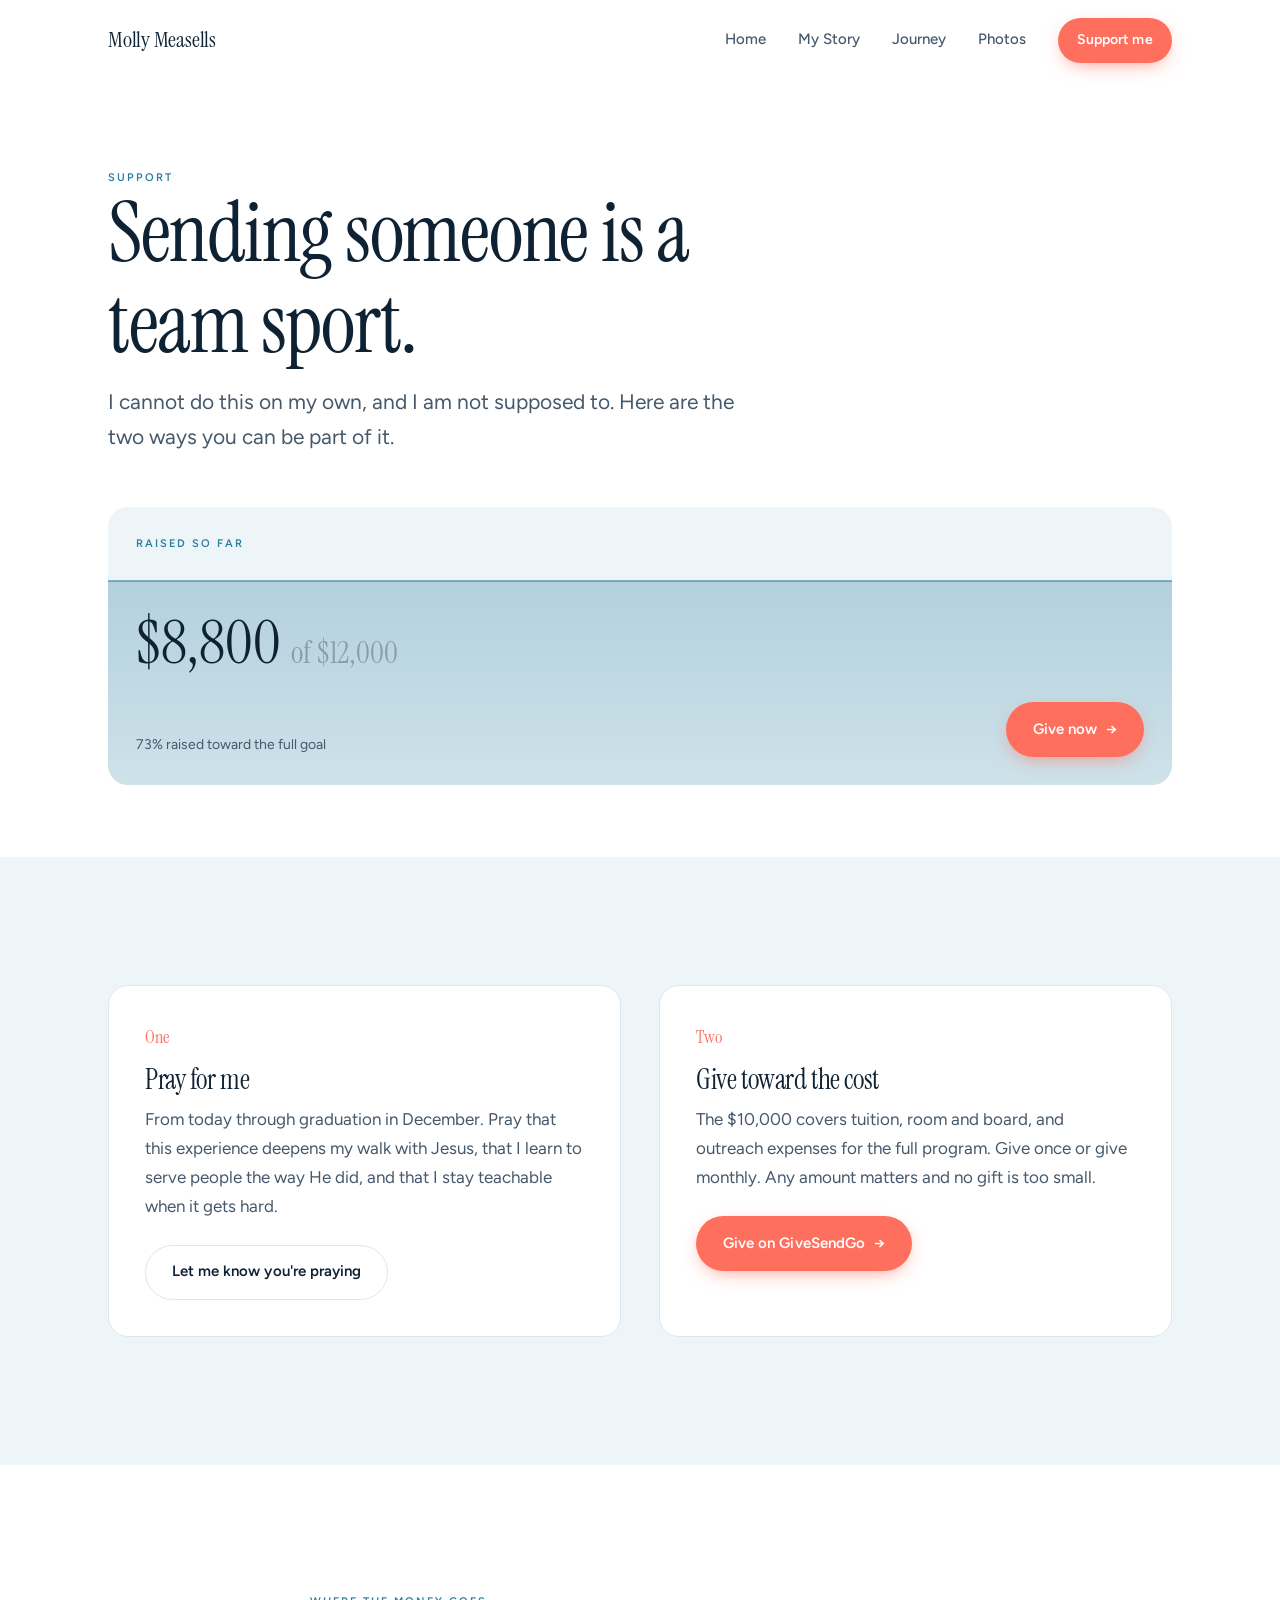
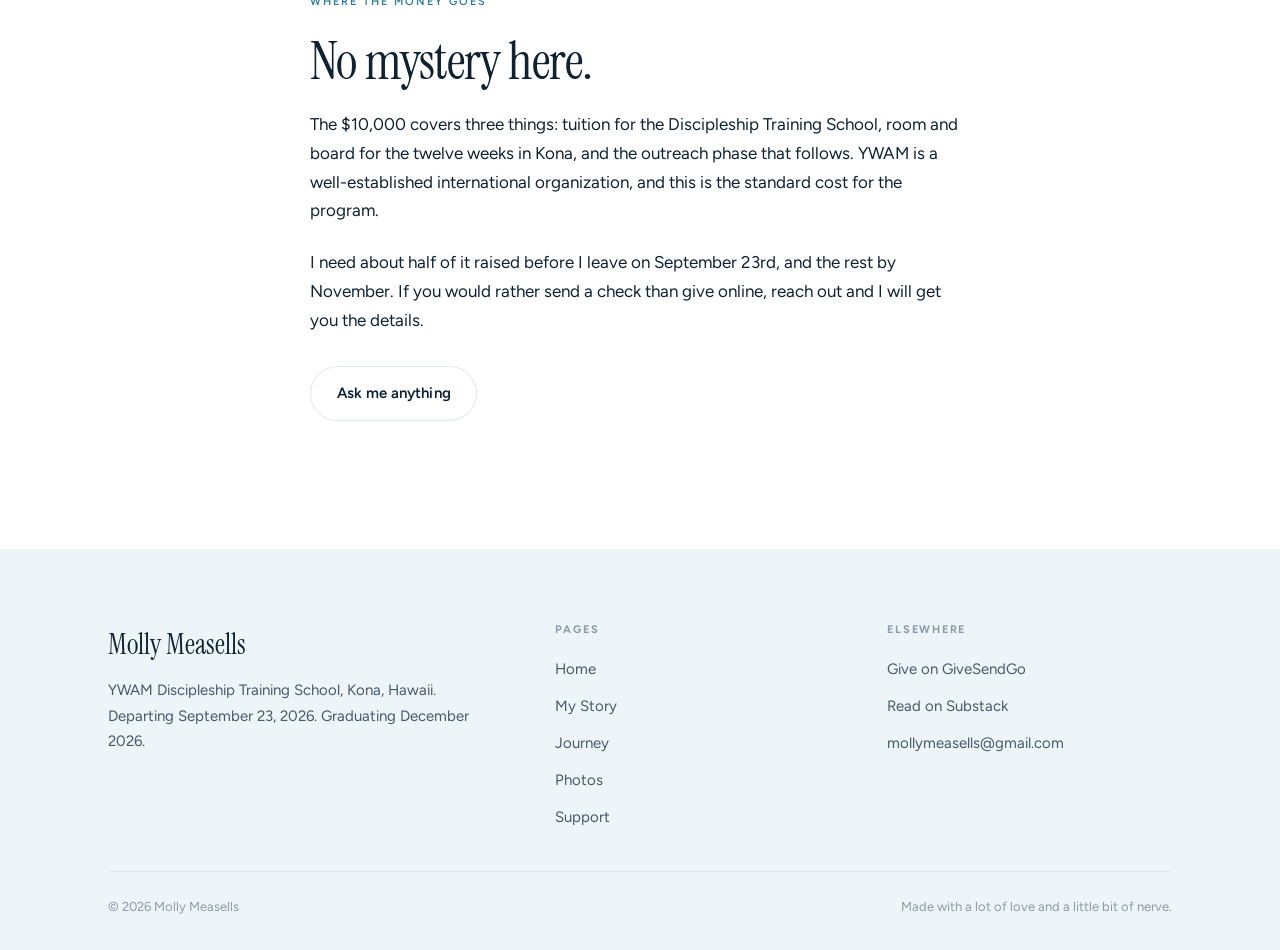
<file: support.html>
<!DOCTYPE html>
<html lang="en">
<head>
<meta charset="utf-8">
<meta name="viewport" content="width=device-width, initial-scale=1">
<title>Support — Molly Measells</title>
<meta name="description" content="Two ways to send Molly Measells to YWAM: pray, and give.">
<meta property="og:title" content="Support — Molly Measells">
<meta property="og:image" content="/assets/img/molly.jpg">
<link rel="preconnect" href="https://fonts.googleapis.com">
<link rel="preconnect" href="https://fonts.gstatic.com" crossorigin>
<link href="https://fonts.googleapis.com/css2?family=Instrument+Serif:ital@0;1&family=Figtree:wght@400;500;600;700&display=swap" rel="stylesheet">
<script>document.documentElement.classList.add("js");</script>
<link rel="stylesheet" href="/assets/css/style.css">
</head>
<body>

<nav class="nav">
  <div class="nav__in">
    <a class="nav__mark" href="/">Molly Measells</a>
    <button class="nav__toggle" aria-label="Menu" aria-expanded="false">
      <svg width="22" height="22" viewBox="0 0 24 24" fill="none" stroke="currentColor" stroke-width="1.6" stroke-linecap="round"><path d="M3 6h18M3 12h18M3 18h18"/></svg>
    </button>
    <div class="nav__links">
      <a class="nav__link" href="/">Home</a>
      <a class="nav__link" href="/story.html">My Story</a>
      <a class="nav__link" href="/journey.html">Journey</a>
      <a class="nav__link" href="/photos.html">Photos</a>
      <a class="btn btn--coral btn--sm" data-give href="https://www.givesendgo.com/molly-measells-is-headed-to-the-mission-?utm_source=share">Support me</a>
    </div>
  </div>
</nav>

<header class="band band--tight">
  <div class="wrap">
    <div class="head rise">
      <p class="eyebrow">Support</p>
      <h1>Sending someone is a team sport.</h1>
      <p class="lede">
        I cannot do this on my own, and I am not supposed to. Here are the two ways
        you can be part of it.
      </p>
    </div>

    <div class="tide rise">
      <div class="tide__water"></div>
      <div class="tide__in">
        <div>
          <p class="eyebrow" style="margin-bottom:.5rem;">Raised so far</p>
          <p class="tide__num" data-tide-raised>$0 <span>of $10,000</span></p>
          <p class="tide__meta" data-tide-meta>Every gift moves this line.</p>
        </div>
        <a class="btn btn--coral" data-give href="https://www.givesendgo.com/molly-measells-is-headed-to-the-mission-?utm_source=share">
          Give now <span class="btn__arrow">&rarr;</span>
        </a>
      </div>
    </div>
  </div>
</header>

<section class="band band--foam">
  <div class="wrap">
    <div class="ways">
      <div class="way rise">
        <span class="way__n">One</span>
        <h3>Pray for me</h3>
        <p>
          From today through graduation in December. Pray that this experience
          deepens my walk with Jesus, that I learn to serve people the way He did,
          and that I stay teachable when it gets hard.
        </p>
        <a class="btn btn--ghost" data-email href="mailto:hello@mollymeasells.com?subject=I'm praying for you">
          Let me know you're praying
        </a>
      </div>
      <div class="way rise">
        <span class="way__n">Two</span>
        <h3>Give toward the cost</h3>
        <p>
          The $10,000 covers tuition, room and board, and outreach expenses for the
          full program. Give once or give monthly. Any amount matters and no gift is
          too small.
        </p>
        <a class="btn btn--coral" data-give href="https://www.givesendgo.com/molly-measells-is-headed-to-the-mission-?utm_source=share">
          Give on GiveSendGo <span class="btn__arrow">&rarr;</span>
        </a>
      </div>
    </div>
  </div>
</section>

<section class="band">
  <div class="wrap wrap--read">
    <div class="prose rise">
      <p class="eyebrow">Where the money goes</p>
      <h2 style="margin-bottom:1.25rem;">No mystery here.</h2>
      <p>
        The $10,000 covers three things: tuition for the Discipleship Training School,
        room and board for the twelve weeks in Kona, and the outreach phase that
        follows. YWAM is a well-established international organization, and this is
        the standard cost for the program.
      </p>
      <p>
        I need about half of it raised before I leave on September 23rd, and the rest
        by November. If you would rather send a check than give online, reach out and
        I will get you the details.
      </p>
      <p style="margin-top:2rem;">
        <a class="btn btn--ghost" data-email href="mailto:hello@mollymeasells.com?subject=Question about giving">
          Ask me anything
        </a>
      </p>
    </div>
  </div>
</section>

<footer class="foot">
  <div class="wrap">
    <div class="foot__grid">
      <div>
        <p class="foot__mark">Molly Measells</p>
        <p class="foot__blurb">
          YWAM Discipleship Training School, Kona, Hawaii.
          Departing September 23, 2026. Graduating December 2026.
        </p>
      </div>
      <div>
        <p class="foot__h">Pages</p>
        <ul class="foot__list">
          <li><a href="/">Home</a></li>
          <li><a href="/story.html">My Story</a></li>
          <li><a href="/journey.html">Journey</a></li>
          <li><a href="/photos.html">Photos</a></li>
          <li><a href="/support.html">Support</a></li>
        </ul>
      </div>
      <div>
        <p class="foot__h">Elsewhere</p>
        <ul class="foot__list">
          <li><a data-give href="https://www.givesendgo.com/molly-measells-is-headed-to-the-mission-?utm_source=share">Give on GiveSendGo</a></li>
          <li><a data-substack href="#" target="_blank" rel="noopener">Read on Substack</a></li>
          <li><a data-email="text" href="mailto:hello@mollymeasells.com">hello@mollymeasells.com</a></li>
        </ul>
      </div>
    </div>
    <div class="foot__bar">
      <span>&copy; <span data-year>2026</span> Molly Measells</span>
      <span>Made with a lot of love and a little bit of nerve.</span>
    </div>
  </div>
</footer>

<script src="https://identity.netlify.com/v1/netlify-identity-widget.js"></script>
<script src="/assets/js/main.js"></script>
</body>
</html>
</file>
<file: assets/css/style.css>
/* ============================================
   Molly Measells — mollymeasells.com
   Palette: Pacific + Aegean. Airy, modern, warm.
   ============================================ */

:root {
  --ink:        #0F2233;
  --ink-soft:   #46586B;
  --ink-faint:  #8B9AA8;
  --sea:        #2C7DA0;
  --sea-deep:   #1B5A78;
  --foam:       #EDF5F8;
  --foam-deep:  #DCEBF1;
  --paper:      #FFFFFF;
  --coral:      #FF6F5E;
  --coral-deep: #E8543F;
  --sand:       #F5E9D7;
  --line:       #DFE7EC;

  --display: "Instrument Serif", Georgia, serif;
  --body:    "Figtree", -apple-system, BlinkMacSystemFont, "Segoe UI", sans-serif;

  --gut:  clamp(1.25rem, 4vw, 3rem);
  --wide: 1160px;
  --read: 660px;

  --ease: cubic-bezier(0.22, 1, 0.36, 1);
}

/* ---------- Reset ---------- */
*, *::before, *::after { box-sizing: border-box; }
html { -webkit-text-size-adjust: 100%; scroll-behavior: smooth; }
body {
  margin: 0;
  background: var(--paper);
  color: var(--ink);
  font-family: var(--body);
  font-size: 1.0625rem;
  line-height: 1.7;
  font-weight: 400;
  -webkit-font-smoothing: antialiased;
  overflow-x: hidden;
}
img { max-width: 100%; display: block; }
a { color: var(--sea); text-decoration: none; }
a:hover { color: var(--coral); }
:focus-visible { outline: 2px solid var(--coral); outline-offset: 3px; border-radius: 2px; }

/* ---------- Type ---------- */
h1, h2, h3 {
  font-family: var(--display);
  font-weight: 400;
  line-height: 1.08;
  letter-spacing: -0.015em;
  margin: 0;
}
h1 { font-size: clamp(2.75rem, 7.5vw, 5.25rem); }
h2 { font-size: clamp(2rem, 4.5vw, 3.25rem); }
h3 { font-size: clamp(1.35rem, 2.4vw, 1.75rem); }

.eyebrow {
  font-family: var(--body);
  font-size: 0.6875rem;
  font-weight: 600;
  letter-spacing: 0.18em;
  text-transform: uppercase;
  color: var(--sea);
  margin: 0 0 1rem;
}
.eyebrow--coral { color: var(--coral); }

.lede {
  font-size: clamp(1.125rem, 2vw, 1.3125rem);
  line-height: 1.65;
  color: var(--ink-soft);
}

.serif-em {
  font-family: var(--display);
  font-style: italic;
  color: var(--sea-deep);
}

/* ---------- Layout ---------- */
.wrap {
  width: 100%;
  max-width: var(--wide);
  margin-inline: auto;
  padding-inline: var(--gut);
}
.wrap--read { max-width: calc(var(--read) + var(--gut) * 2); }

.band { padding-block: clamp(4rem, 10vw, 8rem); }
.band--foam { background: var(--foam); }
.band--tight { padding-block: clamp(2.5rem, 6vw, 4.5rem); }

/* ---------- Nav ---------- */
.nav {
  position: sticky;
  top: 0;
  z-index: 60;
  background: rgba(255,255,255,0.82);
  backdrop-filter: blur(14px);
  -webkit-backdrop-filter: blur(14px);
  border-bottom: 1px solid transparent;
  transition: border-color .3s var(--ease);
}
.nav.is-stuck { border-bottom-color: var(--line); }
.nav__in {
  max-width: var(--wide);
  margin-inline: auto;
  padding: 1.1rem var(--gut);
  display: flex;
  align-items: center;
  justify-content: space-between;
  gap: 1rem;
}
.nav__mark {
  font-family: var(--display);
  font-size: 1.375rem;
  color: var(--ink);
  letter-spacing: -0.01em;
  white-space: nowrap;
}
.nav__mark:hover { color: var(--ink); }
.nav__links { display: flex; align-items: center; gap: clamp(1rem, 2.5vw, 2rem); }
.nav__link {
  font-size: 0.9375rem;
  font-weight: 500;
  color: var(--ink-soft);
  position: relative;
  padding-block: 2px;
}
.nav__link::after {
  content: "";
  position: absolute;
  left: 0; bottom: -2px;
  width: 100%; height: 1px;
  background: var(--coral);
  transform: scaleX(0);
  transform-origin: left;
  transition: transform .35s var(--ease);
}
.nav__link:hover { color: var(--ink); }
.nav__link:hover::after,
.nav__link[aria-current="page"]::after { transform: scaleX(1); }
.nav__link[aria-current="page"] { color: var(--ink); }

.nav__toggle {
  display: none;
  background: none; border: 0; cursor: pointer;
  padding: .5rem; margin-right: -.5rem;
  color: var(--ink);
}
.nav__toggle svg { display: block; }

/* ---------- Buttons ---------- */
.btn {
  display: inline-flex;
  align-items: center;
  gap: .55rem;
  font-family: var(--body);
  font-size: 0.9375rem;
  font-weight: 600;
  letter-spacing: 0.005em;
  padding: 0.85rem 1.6rem;
  border-radius: 100px;
  border: 1px solid transparent;
  cursor: pointer;
  transition: transform .25s var(--ease), background .25s var(--ease),
              color .25s var(--ease), border-color .25s var(--ease),
              box-shadow .25s var(--ease);
  white-space: nowrap;
}
.btn:hover { transform: translateY(-2px); }
.btn--coral { background: var(--coral); color: #fff; box-shadow: 0 6px 20px -8px rgba(255,111,94,.9); }
.btn--coral:hover { background: var(--coral-deep); color: #fff; box-shadow: 0 12px 28px -10px rgba(255,111,94,.95); }
.btn--ghost { border-color: var(--line); color: var(--ink); background: transparent; }
.btn--ghost:hover { border-color: var(--ink); color: var(--ink); }
.btn--sm { padding: 0.6rem 1.15rem; font-size: 0.875rem; }
.btn__arrow { transition: transform .3s var(--ease); }
.btn:hover .btn__arrow { transform: translateX(3px); }

/* ============================================
   HERO
   ============================================ */
.hero { position: relative; padding-block: clamp(3rem, 8vw, 6rem) clamp(3rem, 7vw, 5rem); overflow: hidden; }
.hero__glow {
  position: absolute;
  top: -30%; right: -10%;
  width: min(70vw, 780px); aspect-ratio: 1;
  background: radial-gradient(circle, rgba(44,125,160,.13), rgba(44,125,160,0) 68%);
  pointer-events: none;
  z-index: 0;
}
.hero__glow--2 {
  top: 25%; right: auto; left: -18%;
  width: min(55vw, 560px);
  background: radial-gradient(circle, rgba(255,111,94,.11), rgba(255,111,94,0) 68%);
}
.hero__grid {
  position: relative;
  z-index: 1;
  display: grid;
  grid-template-columns: 1.15fr 0.85fr;
  gap: clamp(2rem, 6vw, 5rem);
  align-items: center;
}
.hero__title { margin-bottom: 1.5rem; }
.hero__title em {
  font-style: italic;
  color: var(--sea);
  display: block;
}
.hero__lede { max-width: 30rem; margin: 0 0 2.25rem; }
.hero__cta { display: flex; flex-wrap: wrap; gap: .75rem; }

.hero__frame { position: relative; }
.hero__photo {
  width: 100%;
  border-radius: 260px 260px 18px 18px;
  object-fit: cover;
  aspect-ratio: 4/5;
  box-shadow: 0 30px 60px -30px rgba(15,34,51,.35);
}
.hero__badge {
  position: absolute;
  bottom: -1.25rem; left: -1.25rem;
  background: var(--paper);
  border-radius: 16px;
  padding: .9rem 1.15rem;
  box-shadow: 0 16px 36px -18px rgba(15,34,51,.4);
  text-align: left;
}
.hero__badge-k {
  font-size: 0.625rem; font-weight: 700; letter-spacing: .16em;
  text-transform: uppercase; color: var(--ink-faint); margin: 0 0 .15rem;
}
.hero__badge-v {
  font-family: var(--display); font-size: 1.5rem; color: var(--ink); line-height: 1;
}

/* ============================================
   SIGNATURE — The Passage
   ============================================ */
.passage { position: relative; }
.passage__rail {
  position: relative;
  margin-top: 2.5rem;
  padding-top: 2.75rem;
}
.passage__line {
  position: absolute;
  top: 0; left: 0;
  width: 100%; height: 1px;
  background: var(--line);
}
.passage__fill {
  position: absolute;
  top: 0; left: 0; height: 1px;
  background: var(--coral);
  width: 0;
  transition: width 2.2s var(--ease);
}
.passage__stops {
  display: grid;
  grid-template-columns: repeat(3, 1fr);
  gap: 1rem;
}
.passage__stop { position: relative; padding-right: 1rem; }
.passage__dot {
  position: absolute;
  top: calc(-2.75rem - 4px);
  left: 0;
  width: 9px; height: 9px;
  border-radius: 50%;
  background: var(--paper);
  border: 1.5px solid var(--line);
  transition: background .5s var(--ease), border-color .5s var(--ease), transform .5s var(--ease);
}
.passage__stop.is-on .passage__dot {
  background: var(--coral);
  border-color: var(--coral);
  transform: scale(1.25);
}
.passage__stop:last-child .passage__dot { border-style: dashed; }
.passage__k {
  font-size: 0.625rem; font-weight: 700; letter-spacing: .16em;
  text-transform: uppercase; color: var(--ink-faint);
  margin: 0 0 .3rem;
}
.passage__place {
  font-family: var(--display); font-size: clamp(1.15rem,2vw,1.5rem);
  color: var(--ink); line-height: 1.15; margin: 0 0 .3rem;
}
.passage__note { font-size: 0.875rem; color: var(--ink-soft); margin: 0; }

/* ============================================
   PROGRESS — rising water
   ============================================ */
.tide {
  position: relative;
  border-radius: 20px;
  overflow: hidden;
  background: var(--foam);
  min-height: 190px;
  display: flex;
  align-items: flex-end;
  isolation: isolate;
}
.tide__water {
  position: absolute;
  left: 0; bottom: 0; width: 100%;
  height: 0;
  background: linear-gradient(180deg, rgba(44,125,160,.30), rgba(44,125,160,.16));
  transition: height 2s var(--ease);
  z-index: 0;
}
.tide__water::before {
  content: "";
  position: absolute; top: -1px; left: 0;
  width: 100%; height: 2px;
  background: var(--sea);
  opacity: .55;
}
.tide__in {
  position: relative;
  z-index: 1;
  padding: 1.75rem;
  width: 100%;
  display: flex;
  flex-wrap: wrap;
  align-items: flex-end;
  justify-content: space-between;
  gap: 1rem;
}
.tide__num {
  font-family: var(--display);
  font-size: clamp(2.5rem, 6vw, 3.75rem);
  line-height: 1;
  color: var(--ink);
}
.tide__num span { font-size: .5em; color: var(--ink-faint); }
.tide__meta { font-size: .875rem; color: var(--ink-soft); margin: .4rem 0 0; }

/* ============================================
   Generic pieces
   ============================================ */
.head { max-width: var(--read); margin-bottom: clamp(2rem, 5vw, 3.25rem); }
.head--center { margin-inline: auto; text-align: center; }
.head p { margin: 1rem 0 0; }

.prose { max-width: var(--read); }
.prose p { margin: 0 0 1.4rem; }
.prose p:last-child { margin-bottom: 0; }
.prose strong { font-weight: 600; color: var(--ink); }
.prose .pull {
  font-family: var(--display);
  font-size: clamp(1.5rem, 3vw, 2.125rem);
  line-height: 1.25;
  color: var(--sea-deep);
  margin: 2.5rem 0;
  padding-left: 1.5rem;
  border-left: 2px solid var(--coral);
}

.rule { height: 1px; background: var(--line); border: 0; margin: 0; }

/* ---------- Two ways to help ---------- */
.ways { display: grid; grid-template-columns: repeat(2, 1fr); gap: clamp(1.25rem, 3vw, 2.5rem); }
.way {
  background: var(--paper);
  border: 1px solid var(--line);
  border-radius: 20px;
  padding: clamp(1.5rem, 3vw, 2.25rem);
  transition: transform .35s var(--ease), box-shadow .35s var(--ease), border-color .35s var(--ease);
}
.way:hover {
  transform: translateY(-4px);
  border-color: transparent;
  box-shadow: 0 22px 44px -24px rgba(15,34,51,.3);
}
.way h3 { margin-bottom: .65rem; }
.way p { color: var(--ink-soft); margin: 0 0 1.5rem; }
.way__n {
  font-family: var(--display);
  font-size: 1.125rem;
  color: var(--coral);
  display: block;
  margin-bottom: .75rem;
}

/* ---------- Notes / field updates ---------- */
.notes { display: grid; gap: 1px; background: var(--line); border-block: 1px solid var(--line); }
.note {
  background: var(--paper);
  padding: clamp(1.35rem, 3vw, 2rem) 0;
  display: grid;
  grid-template-columns: 150px 1fr;
  gap: clamp(1rem, 3vw, 2.5rem);
  align-items: start;
}
.note__date {
  font-size: .75rem; font-weight: 600; letter-spacing: .1em;
  text-transform: uppercase; color: var(--ink-faint);
  padding-top: .45rem;
}
.note__t { font-family: var(--display); font-size: 1.5rem; margin: 0 0 .5rem; line-height: 1.2; }
.note__b { color: var(--ink-soft); margin: 0; }

/* Markdown inside a field note */
.note__b > *:first-child { margin-top: 0; }
.note__b > *:last-child { margin-bottom: 0; }
.note__b p { margin: 0 0 .9rem; }
.note__b h3, .note__b h4, .note__b h5, .note__b h6 {
  font-family: var(--display);
  color: var(--ink);
  line-height: 1.25;
  margin: 1.5rem 0 .5rem;
}
.note__b h3 { font-size: 1.25rem; }
.note__b h4 { font-size: 1.0625rem; }
.note__b h5, .note__b h6 { font-size: 1rem; }
.note__b strong { color: var(--ink); font-weight: 600; }
.note__b em { font-style: italic; }
.note__b a { color: var(--sea); text-decoration: underline; text-underline-offset: 2px; }
.note__b a:hover { color: var(--coral); }
.note__b ul, .note__b ol { margin: 0 0 .9rem; padding-left: 1.25rem; }
.note__b li { margin-bottom: .35rem; }
.note__b blockquote {
  margin: 1.1rem 0;
  padding: .15rem 0 .15rem 1.1rem;
  border-left: 2px solid var(--coral);
  font-family: var(--display);
  font-size: 1.1875rem;
  line-height: 1.4;
  color: var(--sea-deep);
}
.note__b code {
  font-family: ui-monospace, SFMono-Regular, Menlo, monospace;
  font-size: .875em;
  background: var(--foam);
  padding: .12em .4em;
  border-radius: 4px;
  color: var(--ink);
}
.note__b img { border-radius: 12px; margin: 1.1rem 0; }
.note__b hr { border: 0; height: 1px; background: var(--line); margin: 1.5rem 0; }


/* ---------- Gallery ---------- */
.gal { columns: 3; column-gap: 1rem; }
.gal__item { break-inside: avoid; margin-bottom: 1rem; position: relative; }
.gal__item img {
  width: 100%;
  border-radius: 14px;
  transition: transform .5s var(--ease);
}
.gal__item:hover img { transform: scale(1.015); }
.gal__cap {
  font-size: .8125rem; color: var(--ink-soft);
  margin: .6rem 0 0; padding-inline: .15rem;
}

/* ---------- Empty states ---------- */
.empty {
  text-align: center;
  padding: clamp(3rem, 8vw, 5rem) 1rem;
  border: 1px dashed var(--line);
  border-radius: 20px;
  color: var(--ink-soft);
}
.empty h3 { color: var(--ink); margin-bottom: .5rem; }
.empty p { margin: 0 auto; max-width: 34rem; }

/* ---------- Substack CTA ---------- */
.sub {
  background: var(--ink);
  color: #fff;
  border-radius: 24px;
  padding: clamp(2rem, 5vw, 3.5rem);
  text-align: center;
}
.sub h2 { color: #fff; margin-bottom: .85rem; }
.sub p { color: rgba(255,255,255,.72); max-width: 34rem; margin: 0 auto 2rem; }
.sub .btn--coral { box-shadow: none; }

/* ---------- Footer ---------- */
.foot { background: var(--foam); padding-block: clamp(3rem, 7vw, 4.5rem) 2rem; }
.foot__grid {
  display: grid;
  grid-template-columns: 1.4fr 1fr 1fr;
  gap: clamp(1.5rem, 4vw, 3rem);
  padding-bottom: 2.5rem;
}
.foot__mark { font-family: var(--display); font-size: 1.75rem; margin: 0 0 .6rem; }
.foot__blurb { color: var(--ink-soft); font-size: .9375rem; margin: 0; max-width: 24rem; }
.foot__h {
  font-size: .6875rem; font-weight: 700; letter-spacing: .16em;
  text-transform: uppercase; color: var(--ink-faint); margin: 0 0 .9rem;
}
.foot__list { list-style: none; margin: 0; padding: 0; display: grid; gap: .5rem; }
.foot__list a { color: var(--ink-soft); font-size: .9375rem; }
.foot__list a:hover { color: var(--coral); }
.foot__bar {
  border-top: 1px solid var(--foam-deep);
  padding-top: 1.5rem;
  display: flex; flex-wrap: wrap; gap: .75rem;
  justify-content: space-between;
  font-size: .8125rem; color: var(--ink-faint);
}

/* ---------- Reveal ----------
   Only hides when JS is confirmed running (html.js). If anything
   goes wrong, content renders normally instead of staying invisible. */
.js .rise { opacity: 0; transform: translateY(18px); transition: opacity .8s var(--ease), transform .8s var(--ease); }
.js .rise.is-in { opacity: 1; transform: none; }

/* ============================================
   Responsive
   ============================================ */
@media (max-width: 900px) {
  .hero__grid { grid-template-columns: 1fr; }
  .hero__frame { max-width: 380px; margin-inline: auto; order: -1; }
  .hero__photo { border-radius: 200px 200px 18px 18px; }
  .ways { grid-template-columns: 1fr; }
  .gal { columns: 2; }
  .foot__grid { grid-template-columns: 1fr 1fr; }
}

@media (max-width: 680px) {
  .nav__links {
    position: fixed;
    inset: 62px 0 auto 0;
    background: var(--paper);
    border-bottom: 1px solid var(--line);
    flex-direction: column;
    align-items: stretch;
    gap: 0;
    padding: .5rem var(--gut) 1.25rem;
    display: none;
  }
  .nav__links.is-open { display: flex; }
  .nav__link { padding-block: .8rem; border-bottom: 1px solid var(--line); }
  .nav__link::after { display: none; }
  .nav__links .btn { margin-top: 1rem; justify-content: center; }
  .nav__toggle { display: block; }

  .passage__stops { grid-template-columns: 1fr; gap: 1.75rem; }
  .passage__rail { padding-top: 0; padding-left: 1.75rem; }
  .passage__line { top: 0; left: 4px; width: 1px; height: 100%; }
  .passage__fill { width: 1px !important; height: 0; transition: height 2.2s var(--ease); }
  .passage__dot { top: .35rem; left: -1.75rem; }

  .note { grid-template-columns: 1fr; gap: .5rem; }
  .note__date { padding-top: 0; }
  .gal { columns: 1; }
  .foot__grid { grid-template-columns: 1fr; }
  .hero__badge { left: 0; bottom: -1rem; }
}

@media (prefers-reduced-motion: reduce) {
  *, *::before, *::after {
    animation-duration: .001ms !important;
    transition-duration: .001ms !important;
    scroll-behavior: auto !important;
  }
  .rise { opacity: 1; transform: none; }
}
</file>
